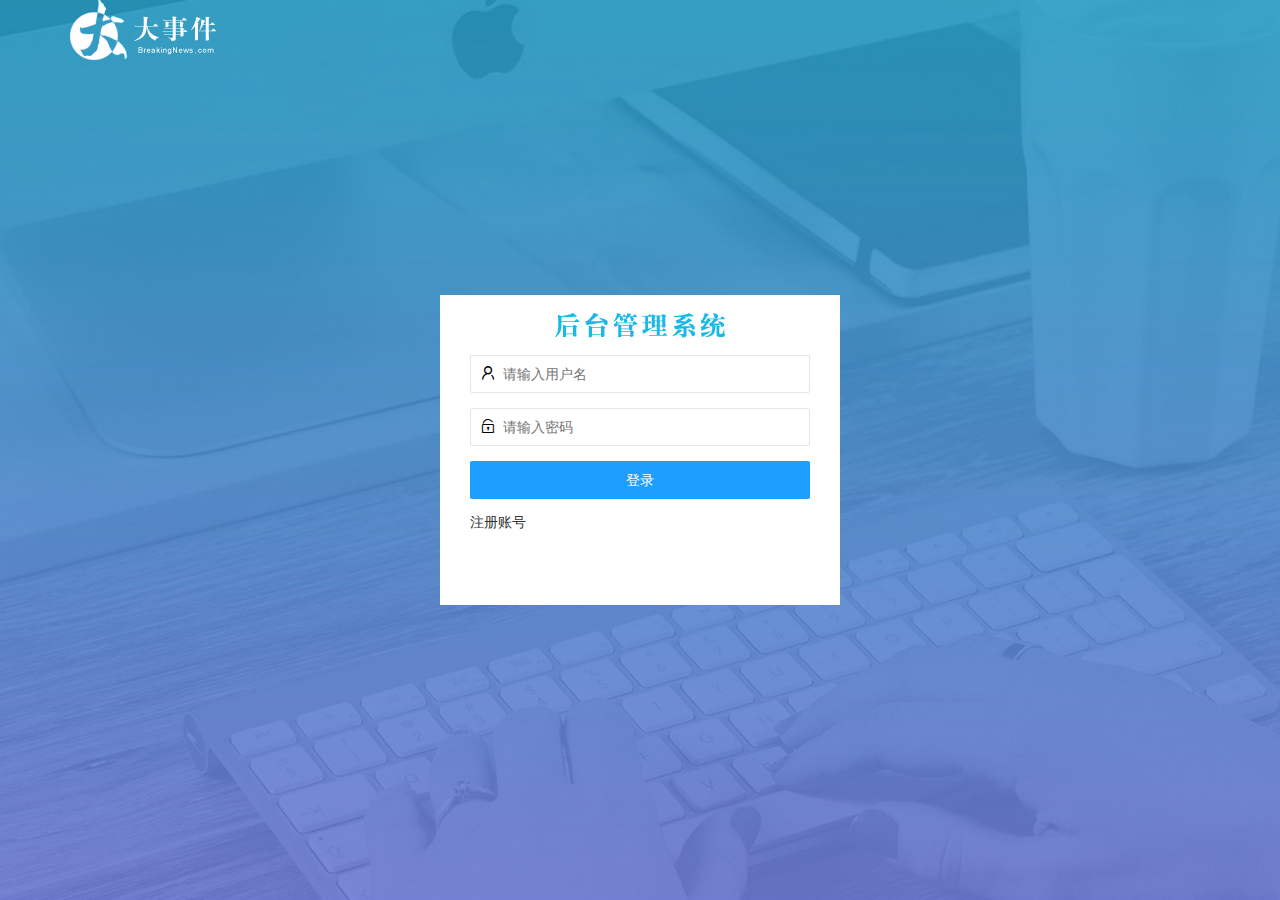
<file: login.html>
<!DOCTYPE html>
<html lang="en">

<head>
    <meta charset="UTF-8">
    <meta http-equiv="X-UA-Compatible" content="IE=edge">
    <meta name="viewport" content="width=device-width, initial-scale=1.0">
    <title>大事件 登录/注册</title>
    <link rel="stylesheet" href="/assets/css/login.css">
    <link rel="stylesheet" href="/assets/lib/layui/css/layui.css">
</head>

<body>
    <!-- 头部logo区域 -->
    <div class="logo layui-main">
        <img src="/assets/images/logo.png" alt="">
    </div>
    <!-- 登录注册区域 -->
    <div class="loginAndRegBox">
        <div class="header-box"></div>
        <div class="login-box">
            <!-- 登录的表单 -->
            <form class="layui-form" action="" id="form-log">
                <!-- 用户名 -->
                <div class="layui-form-item">
                    <i class="layui-icon layui-icon-username"></i>
                    <input type="text" name="username" placeholder="请输入用户名" autocomplete="off" class="layui-input"
                        lay-verify="required|uname">
                </div>
                <!-- 密码 -->
                <div class="layui-form-item">
                    <i class="layui-icon layui-icon-password"></i>
                    <input type="password" name="password" placeholder="请输入密码" autocomplete="off" class="layui-input"
                        lay-verify="required| pwd" />
                </div>
                <!-- 登录按钮 -->
                <div class="layui-form-item">
                    <button class="layui-btn layui-btn-fluid layui-btn layui-btn-normal" lay-submit
                        lay-filter="formDemo">登录</button>
                </div>
                <!-- 注册模块 -->
                <div class="login">
                    <a href="javascript:;" id="reg">注册账号</a>
                </div>
            </form>
        </div>
        <!-- 注册的div -->
        <div class="reg-box" style="display: none;">
            <form class="layui-form" action=""  id="form-sub">
                <!-- 用户名 -->
                <div class="layui-form-item">
                    <i class="layui-icon layui-icon-username"></i>
                    <input type="text" name="username" placeholder="请输入用户名" autocomplete="off" class="layui-input"
                        lay-verify="required|uname" id="user-name">
                </div>
                <!-- 密码 -->
                <div class="layui-form-item">
                    <i class="layui-icon layui-icon-password"></i>
                    <input type="password" name="password" placeholder="请输入密码" autocomplete="off" class="layui-input"
                        lay-verify="required|pwd" id="pwd" />
                </div>
                <!-- 确认密码 -->
                <div class="layui-form-item">
                    <i class="layui-icon layui-icon-password"></i>
                    <input type="password" name="repassword" placeholder="确认密码" autocomplete="off" class="layui-input"
                        lay-verify="required|pwd|repwd" />
                </div>
                <!-- 登录按钮 -->
                <div class="layui-form-item">
                    <button class="layui-btn layui-btn-fluid layui-btn layui-btn-normal" lay-submit
                        lay-filter="formDemo">注册</button>
                </div>
                <!-- 注册模块 -->
                <div class="reg">
                    <a href="javascript:;" id="btn-login" class="aabb">去登录</a>
                </div>
            </form>
        </div>
    </div>
    <script src="./assets/lib/layui/layui.all.js"></script>
    <script src="./assets/lib/jquery.js"></script>
    <script src="/assets/js/login.js"></script>
    <script src="./assets/js/baseapi.js"></script>
</body>

</html>
</file>
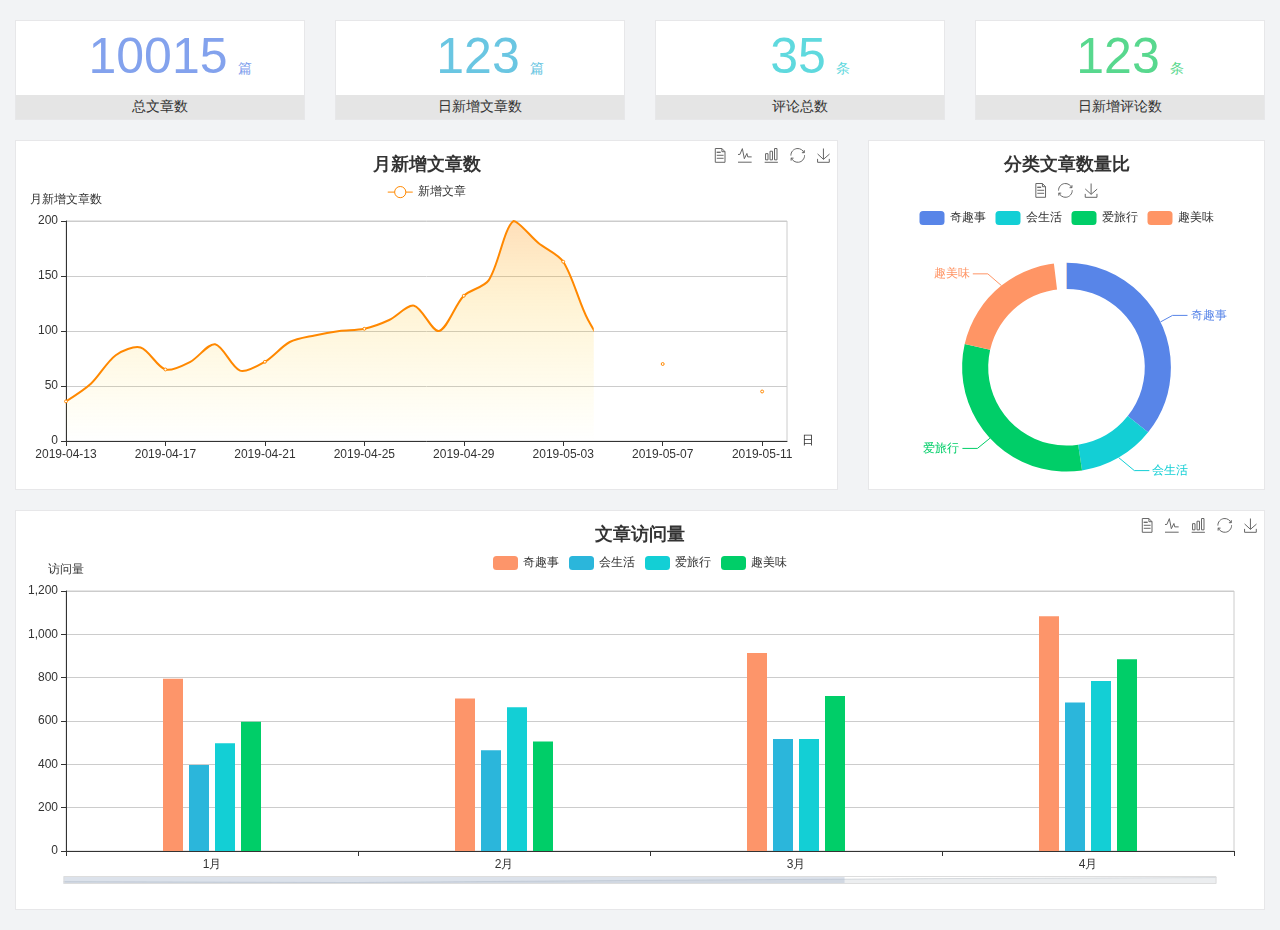
<file: home/dashboard.html>
<!DOCTYPE html>
<html lang="en">

<head>
  <meta charset="UTF-8">
  <meta name="viewport" content="width=device-width, initial-scale=1.0">
  <meta http-equiv="X-UA-Compatible" content="ie=edge">
  <title>图表统计</title>
  <link rel="stylesheet" href="../../assets/lib/bootstrap.css" />
  <link rel="stylesheet" href="../../assets/lib/main.css" />
  <script src="../../assets/lib/jquery.js"></script>
  <script type="text/javascript" src="../../assets/lib/echarts.min.js"></script>
</head>

<body>
  <div class="container-fluid">
    <div class="row spannel_list">
      <div class="col-sm-3 col-xs-6">
        <div class="spannel">
          <em>10015</em><span>篇</span>
          <b>总文章数</b>
        </div>
      </div>
      <div class="col-sm-3 col-xs-6">
        <div class="spannel scolor01">
          <em>123</em><span>篇</span>
          <b>日新增文章数</b>
        </div>
      </div>
      <div class="col-sm-3 col-xs-6">
        <div class="spannel scolor02">
          <em>35</em><span>条</span>
          <b>评论总数</b>
        </div>
      </div>
      <div class="col-sm-3 col-xs-6">
        <div class="spannel scolor03">
          <em>123</em><span>条</span>
          <b>日新增评论数</b>
        </div>
      </div>
    </div>
  </div>

  <div class="container-fluid">
    <div class="row curve-pie">
      <div class="col-lg-8 col-md-8">
        <div class="gragh_pannel" id="curve_show"></div>
      </div>
      <div class="col-lg-4 col-md-4">
        <div class="gragh_pannel" id="pie_show"></div>
      </div>
    </div>
  </div>

  <div class="container-fluid">
    <div class="column_pannel" id="column_show"></div>
  </div>

  <script>
    var oChart = echarts.init(document.getElementById('curve_show'));
    var aList_all = [
      { 'count': 36, 'date': '2019-04-13' },
      { 'count': 52, 'date': '2019-04-14' },
      { 'count': 78, 'date': '2019-04-15' },
      { 'count': 85, 'date': '2019-04-16' },
      { 'count': 65, 'date': '2019-04-17' },
      { 'count': 72, 'date': '2019-04-18' },
      { 'count': 88, 'date': '2019-04-19' },
      { 'count': 64, 'date': '2019-04-20' },
      { 'count': 72, 'date': '2019-04-21' },
      { 'count': 90, 'date': '2019-04-22' },
      { 'count': 96, 'date': '2019-04-23' },
      { 'count': 100, 'date': '2019-04-24' },
      { 'count': 102, 'date': '2019-04-25' },
      { 'count': 110, 'date': '2019-04-26' },
      { 'count': 123, 'date': '2019-04-27' },
      { 'count': 100, 'date': '2019-04-28' },
      { 'count': 132, 'date': '2019-04-29' },
      { 'count': 146, 'date': '2019-04-30' },
      { 'count': 200, 'date': '2019-05-01' },
      { 'count': 180, 'date': '2019-05-02' },
      { 'count': 163, 'date': '2019-05-03' },
      { 'count': 110, 'date': '2019-05-04' },
      { 'count': 80, 'date': '2019-05-05' },
      { 'count': 82, 'date': '2019-05-06' },
      { 'count': 70, 'date': '2019-05-07' },
      { 'count': 65, 'date': '2019-05-08' },
      { 'count': 54, 'date': '2019-05-09' },
      { 'count': 40, 'date': '2019-05-10' },
      { 'count': 45, 'date': '2019-05-11' },
      { 'count': 38, 'date': '2019-05-12' },
    ];

    let aCount = [];
    let aDate = [];

    for (var i = 0; i < aList_all.length; i++) {
      aCount.push(aList_all[i].count);
      aDate.push(aList_all[i].date);
    }

    var chartopt = {
      title: {
        text: '月新增文章数',
        left: 'center',
        top: '10'
      },
      tooltip: {
        trigger: 'axis'
      },
      legend: {
        data: ['新增文章'],
        top: '40'
      },
      toolbox: {
        show: true,
        feature: {
          mark: { show: true },
          dataView: { show: true, readOnly: false },
          magicType: { show: true, type: ['line', 'bar'] },
          restore: { show: true },
          saveAsImage: { show: true }
        }
      },
      calculable: true,
      xAxis: [
        {
          name: '日',
          type: 'category',
          boundaryGap: false,
          data: aDate
        }
      ],
      yAxis: [
        {
          name: '月新增文章数',
          type: 'value'
        }
      ],
      series: [
        {
          name: '新增文章',
          type: 'line',
          smooth: true,
          itemStyle: { normal: { areaStyle: { type: 'default' }, color: '#f80' }, lineStyle: { color: '#f80' } },
          data: aCount
        }],
      areaStyle: {
        normal: {
          color: new echarts.graphic.LinearGradient(0, 0, 0, 1, [{
            offset: 0,
            color: 'rgba(255,136,0,0.39)'
          }, {
            offset: .34,
            color: 'rgba(255,180,0,0.25)'
          }, {
            offset: 1,
            color: 'rgba(255,222,0,0.00)'
          }])

        }
      },
      grid: {
        show: true,
        x: 50,
        x2: 50,
        y: 80,
        height: 220
      }
    };

    oChart.setOption(chartopt);


    var oPie = echarts.init(document.getElementById('pie_show'));
    var oPieopt =
    {
      title: {
        top: 10,
        text: '分类文章数量比',
        x: 'center'
      },
      tooltip: {
        trigger: 'item',
        formatter: "{a} <br/>{b} : {c} ({d}%)"
      },
      color: ['#5885e8', '#13cfd5', '#00ce68', '#ff9565'],
      legend: {
        x: 'center',
        top: 65,
        data: ['奇趣事', '会生活', '爱旅行', '趣美味']
      },
      toolbox: {
        show: true,
        x: 'center',
        top: 35,
        feature: {
          mark: { show: true },
          dataView: { show: true, readOnly: false },
          magicType: {
            show: true,
            type: ['pie', 'funnel'],
            option: {
              funnel: {
                x: '25%',
                width: '50%',
                funnelAlign: 'left',
                max: 1548
              }
            }
          },
          restore: { show: true },
          saveAsImage: { show: true }
        }
      },
      calculable: true,
      series: [
        {
          name: '访问来源',
          type: 'pie',
          radius: ['45%', '60%'],
          center: ['50%', '65%'],
          data: [
            { value: 300, name: '奇趣事' },
            { value: 100, name: '会生活' },
            { value: 260, name: '爱旅行' },
            { value: 180, name: '趣美味' }
          ]
        }
      ]
    };
    oPie.setOption(oPieopt);



    var oColumn = this.echarts.init(document.getElementById('column_show'));
    var oColumnopt =
    {
      title: {
        text: '文章访问量',
        left: 'center',
        top: '10'
      },
      tooltip: {
        trigger: 'axis'
      },
      legend: {
        data: ['奇趣事', '会生活', '爱旅行', '趣美味'],
        top: '40'
      },
      toolbox: {
        show: true,
        feature: {
          mark: { show: true },
          dataView: { show: true, readOnly: false },
          magicType: { show: true, type: ['line', 'bar'] },
          restore: { show: true },
          saveAsImage: { show: true }
        }
      },
      calculable: true,
      xAxis: [
        {
          type: 'category',
          data: ['1月', '2月', '3月', '4月', '5月']
        }
      ],
      yAxis: [
        {
          name: '访问量',
          type: 'value'
        }
      ],
      series: [
        {
          name: '奇趣事',
          type: 'bar',
          barWidth: 20,
          itemStyle: {
            normal: { areaStyle: { type: 'default' }, color: '#fd956a' }
          },
          data: [800, 708, 920, 1090, 1200]
        },
        {
          name: '会生活',
          type: 'bar',
          barWidth: 20,
          itemStyle: {
            normal: { areaStyle: { type: 'default' }, color: '#2bb6db' }
          },
          data: [400, 468, 520, 690, 800]
        },
        {
          name: '爱旅行',
          type: 'bar',
          barWidth: 20,
          itemStyle: {
            normal: { areaStyle: { type: 'default' }, color: '#13cfd5' }
          },
          data: [500, 668, 520, 790, 900]
        },
        {
          name: '趣美味',
          type: 'bar',
          barWidth: 20,
          itemStyle: {
            normal: { areaStyle: { type: 'default' }, color: '#00ce68' }
          },
          data: [600, 508, 720, 890, 1000]
        }
      ],
      grid: {
        show: true,
        x: 50,
        x2: 30,
        y: 80,
        height: 260
      },
      dataZoom: [//给x轴设置滚动条
        {
          start: 0,//默认为0
          end: 100 - 1000 / 31,//默认为100
          type: 'slider',
          show: true,
          xAxisIndex: [0],
          handleSize: 0,//滑动条的 左右2个滑动条的大小
          height: 8,//组件高度
          left: 45, //左边的距离
          right: 50,//右边的距离
          bottom: 26,//右边的距离
          handleColor: '#ddd',//h滑动图标的颜色
          handleStyle: {
            borderColor: "#cacaca",
            borderWidth: "1",
            shadowBlur: 2,
            background: "#ddd",
            shadowColor: "#ddd",
          }
        }]
    };
    oColumn.setOption(oColumnopt);
  </script>
</body>

</html>
</file>
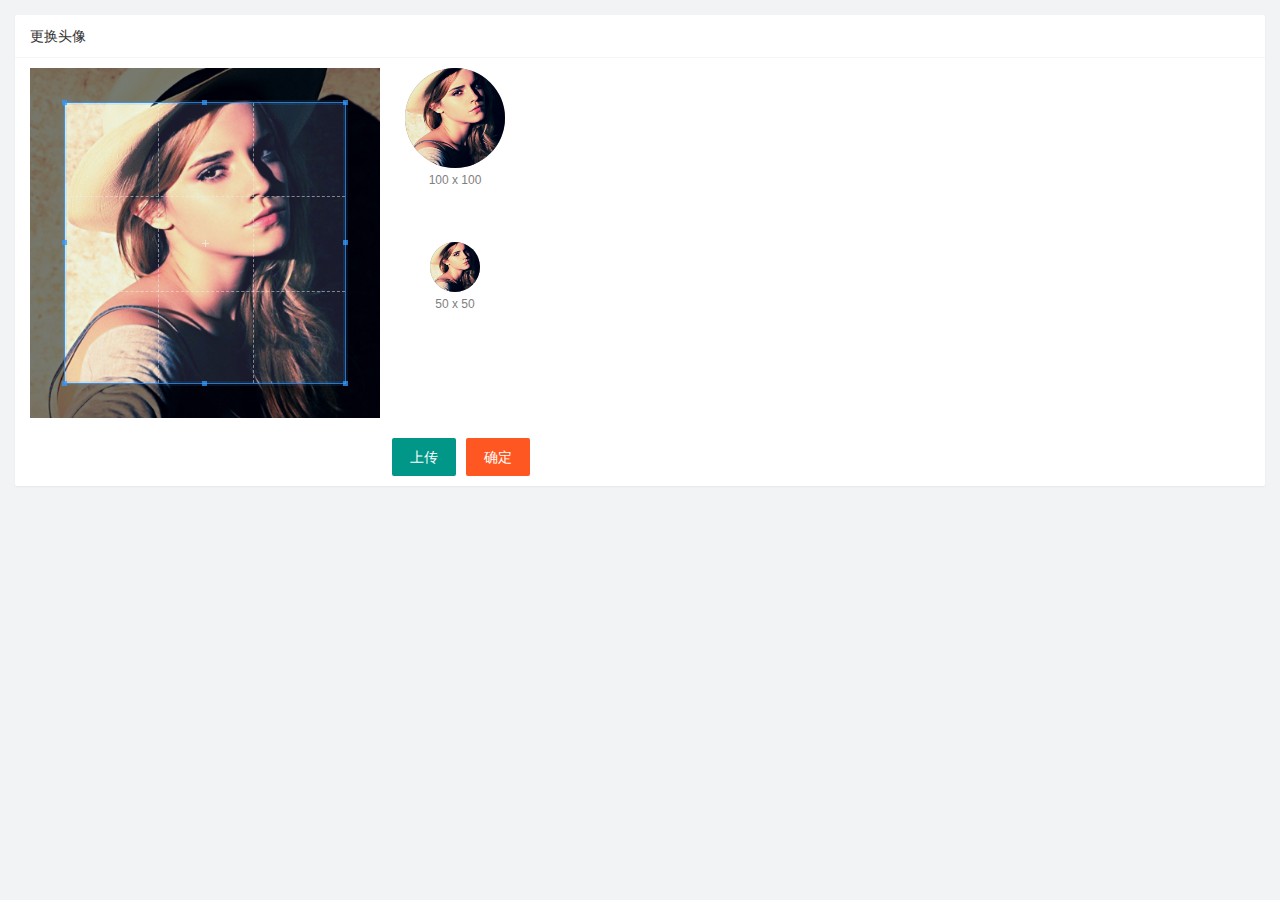
<file: user/user-avatar.html>
<!DOCTYPE html>
<html lang="en">
<head>
    <meta charset="UTF-8">
    <meta http-equiv="X-UA-Compatible" content="IE=edge">
    <meta name="viewport" content="width=device-width, initial-scale=1.0">
    <title>Document</title>
    <link rel="stylesheet" href="/assets/lib/layui/css/layui.css">
    <link rel="stylesheet" href="/assets/user/user-avatar.css">
    <link rel="stylesheet" href="/assets/lib/cropper/cropper.css" />
</head>
<body>
    <div class="layui-card">
        <div class="layui-card-header">更换头像</div>
        <div class="layui-card-body">
              <!-- 第一行的图片裁剪和预览区域 -->
  <div class="row1">
    <!-- 图片裁剪区域 -->
    <div class="cropper-box">
      <!-- 这个 img 标签很重要，将来会把它初始化为裁剪区域 -->
      <img id="image" src="/assets/images/sample.jpg" />
    </div>
    <!-- 图片的预览区域 -->
    <div class="preview-box">
      <div>
        <!-- 宽高为 100px 的预览区域 -->
        <div class="img-preview w100"></div>
        <p class="size">100 x 100</p>
      </div>
      <div>
        <!-- 宽高为 50px 的预览区域 -->
        <div class="img-preview w50"></div>
        <p class="size">50 x 50</p>
      </div>
    </div>
  </div>

  <!-- 第二行的按钮区域 -->
  <div class="row2">
    <input type="file" accept="image/jpeg,image/png" id="file">
    <button type="button" class="layui-btn sc">上传</button>
    <button type="button" class="layui-btn layui-btn-danger" id="shangchuan">确定</button>
  </div>
        </div>
      </div>
<script src="/assets/lib/jquery.js"></script>
<script src="/assets/lib/layui/layui.all.js"></script>
<script src="/assets/lib/cropper/Cropper.js"></script>
<script src="/assets/lib/cropper/jquery-cropper.js"></script>
<script src="/assets/js/baseapi.js"></script>
<script src="/assets/js/user-avatar.js"></script>
</body>
</html>
</file>
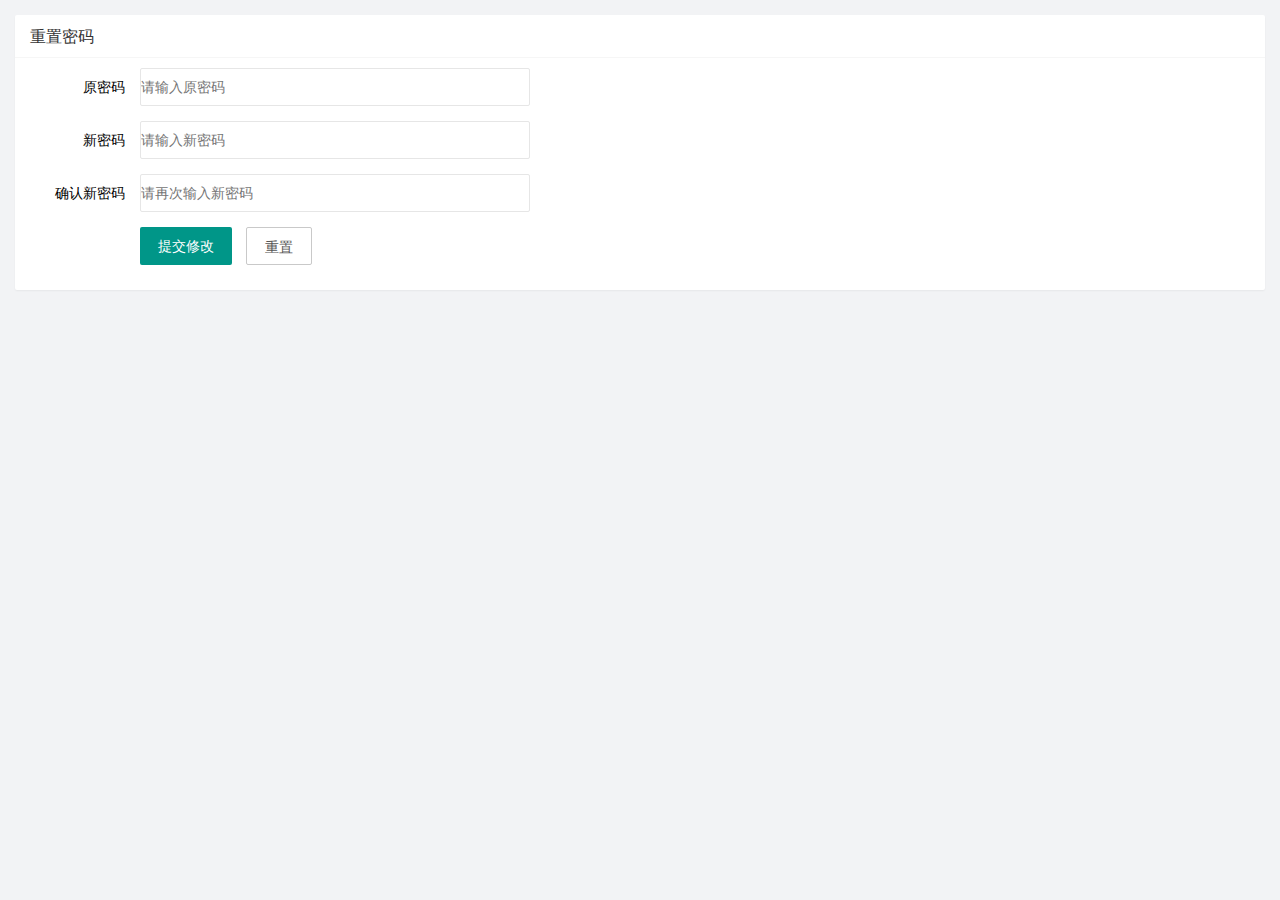
<file: user/user-Pwd.html>
<!DOCTYPE html>
<html lang="en">
<head>
    <meta charset="UTF-8">
    <meta http-equiv="X-UA-Compatible" content="IE=edge">
    <meta name="viewport" content="width=device-width, initial-scale=1.0">
    <title>Document</title>
    <link rel="stylesheet" href="../assets/lib/layui/css/layui.css">
    <link rel="stylesheet" href="../assets/user/user-Pwd.css">
</head>
<body>
    <div class="layui-card">
        <div class="layui-card-header"><h3>重置密码</h3></div>
        <div class="layui-card-body">
            <form class="layui-form" lay-filter="formUserPWD">
                <div class="layui-form-item">
                  <label class="layui-form-label">原密码</label>
                  <div class="layui-input-block">
                    <input type="password" name="oldPwd" required  lay-verify="required|pwd" placeholder="请输入原密码" autocomplete="off" class="layui-input" >
                  </div>
                </div>
                <div class="layui-form-item">
                    <label class="layui-form-label">新密码</label>
                    <div class="layui-input-block">
                      <input type="password" name="newPwd" required  lay-verify="required|pwd|samepwd" placeholder="请输入新密码" autocomplete="off" class="layui-input">
                    </div>
                  </div>
                  <div class="layui-form-item">
                    <label class="layui-form-label">确认新密码</label>
                    <div class="layui-input-block">
                      <input type="password" name="rePwd" required  lay-verify="required|repwd" placeholder="请再次输入新密码" autocomplete="off" class="layui-input">
                    </div>
                  </div>
                  <div class="layui-form-item">
                    <div class="layui-input-block">
                      <button class="layui-btn" lay-submit lay-filter="formDemo">提交修改</button>
                      <button type="reset" class="layui-btn layui-btn-primary" id="clear">重置</button>
                    </div>
                  </div>
            </form>
        </div>
      </div>
    </form>
    <script src="../assets/lib/layui/layui.all.js"></script>
    <script src="../assets/lib/jquery.js"></script>
    <script src="/assets/js/baseapi.js"></script>
    <script src="../assets/js/user-Pwd.js"></script>
</body>
</html>
</file>
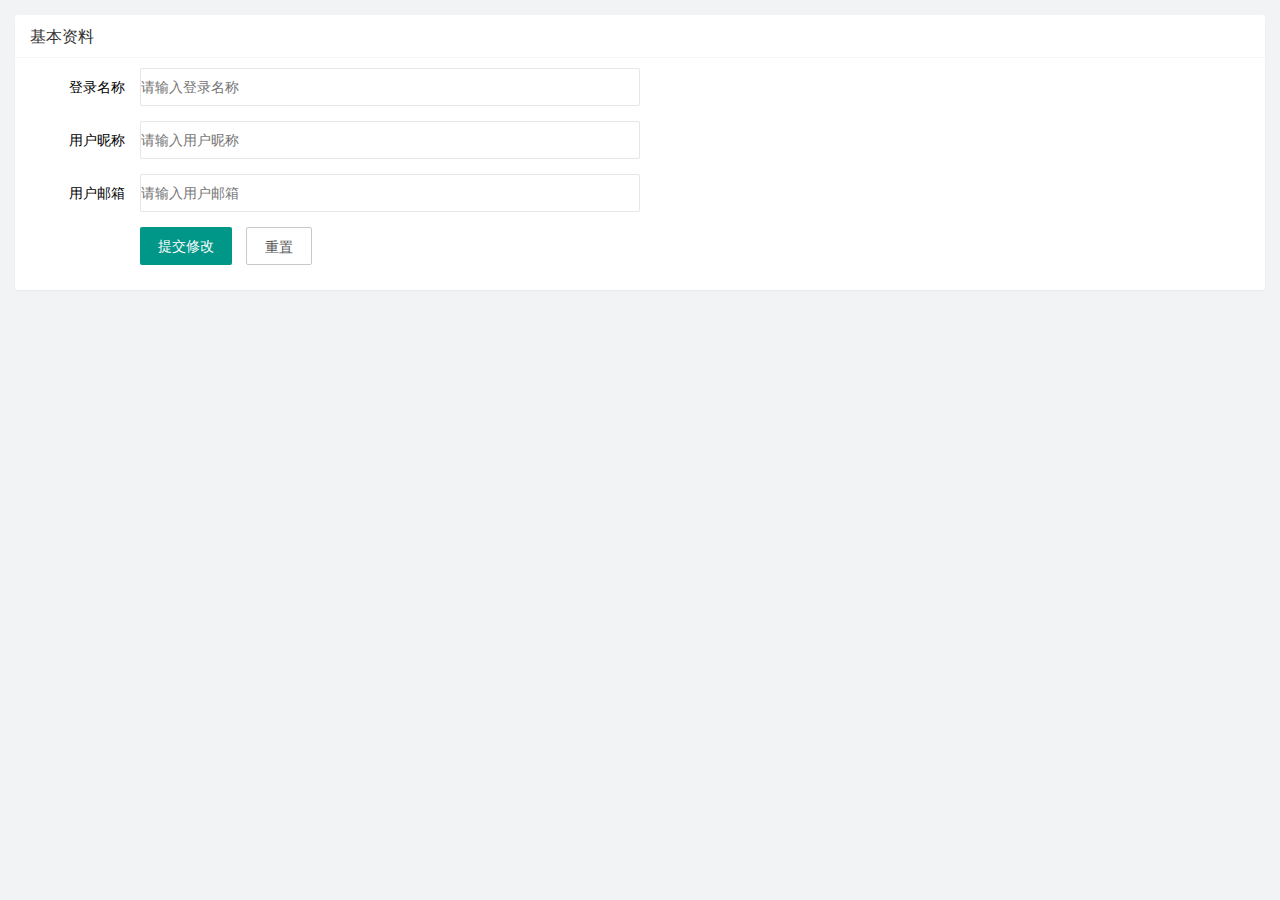
<file: user/user.html>
<!DOCTYPE html>
<html lang="en">
<head>
    <meta charset="UTF-8">
    <meta http-equiv="X-UA-Compatible" content="IE=edge">
    <meta name="viewport" content="width=device-width, initial-scale=1.0">
    <title>Document</title>
    <link rel="stylesheet" href="../assets/lib/layui/css/layui.css">
    <link rel="stylesheet" href="../assets/user/user.css">
</head>
<body>
    <div class="layui-card">
        <div class="layui-card-header"><h3>基本资料</h3></div>
        <div class="layui-card-body">
            <form class="layui-form" lay-filter="formUserInfo">
                <input type="hidden" name="id" value=""/>
                <div class="layui-form-item">
                  <label class="layui-form-label">登录名称</label>
                  <div class="layui-input-block">
                    <input type="text" name="username" required  lay-verify="required" placeholder="请输入登录名称" autocomplete="off" class="layui-input" readonly>
                  </div>
                </div>
                <div class="layui-form-item">
                    <label class="layui-form-label">用户昵称</label>
                    <div class="layui-input-block">
                      <input type="text" name="nickname" required  lay-verify="required| nickname" placeholder="请输入用户昵称" autocomplete="off" class="layui-input">
                    </div>
                  </div>
                  <div class="layui-form-item">
                    <label class="layui-form-label">用户邮箱</label>
                    <div class="layui-input-block">
                      <input type="text" name="email" required  lay-verify="required|email" placeholder="请输入用户邮箱" autocomplete="off" class="layui-input">
                    </div>
                  </div>
                  <div class="layui-form-item">
                    <div class="layui-input-block">
                      <button class="layui-btn" lay-submit lay-filter="formDemo">提交修改</button>
                      <button type="reset" class="layui-btn layui-btn-primary" id="reset">重置</button>
                    </div>
                  </div>
            </form>
        </div>
      </div>
      <script src="../assets/lib/layui/layui.all.js"></script>
      <script src="../assets/lib/jquery.js"></script>
      <script src="../assets/js/baseapi.js"></script>
      <script src="../assets/js/user.js"></script>
</body>
</html>
</file>
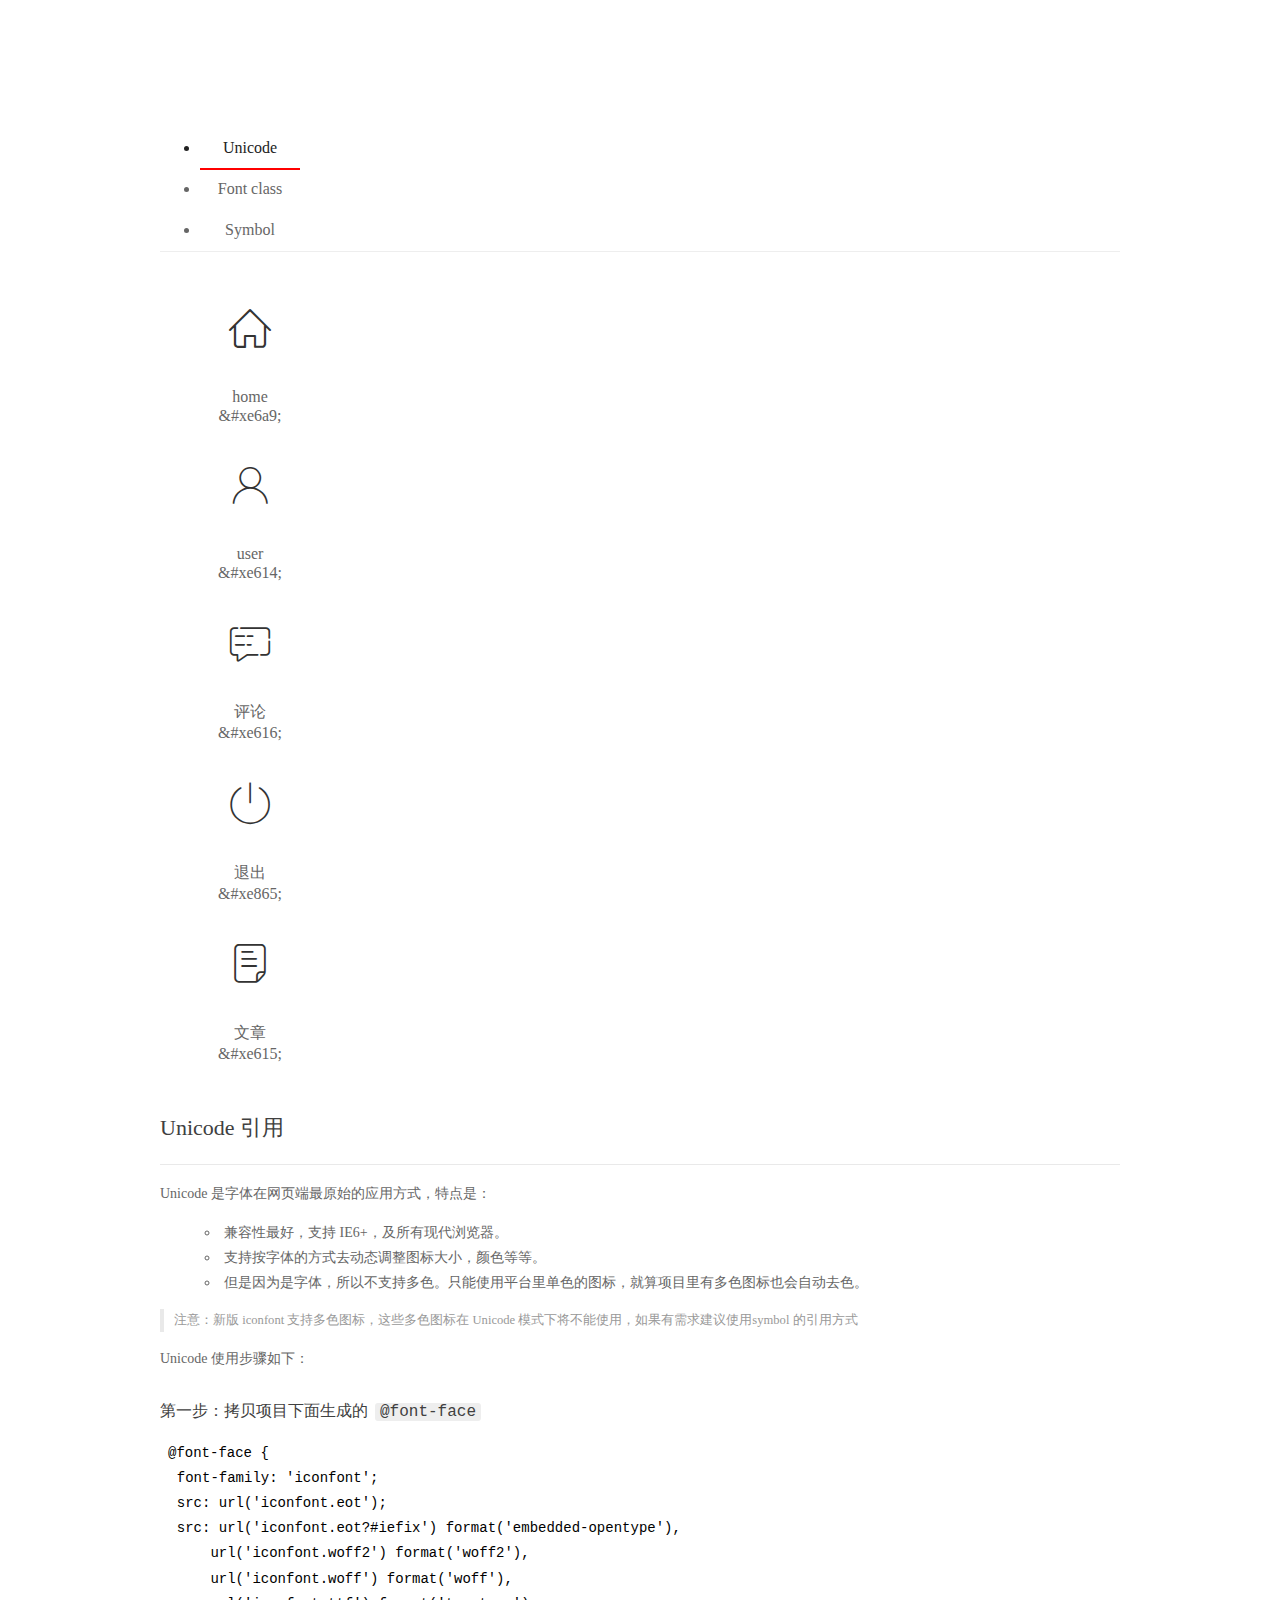
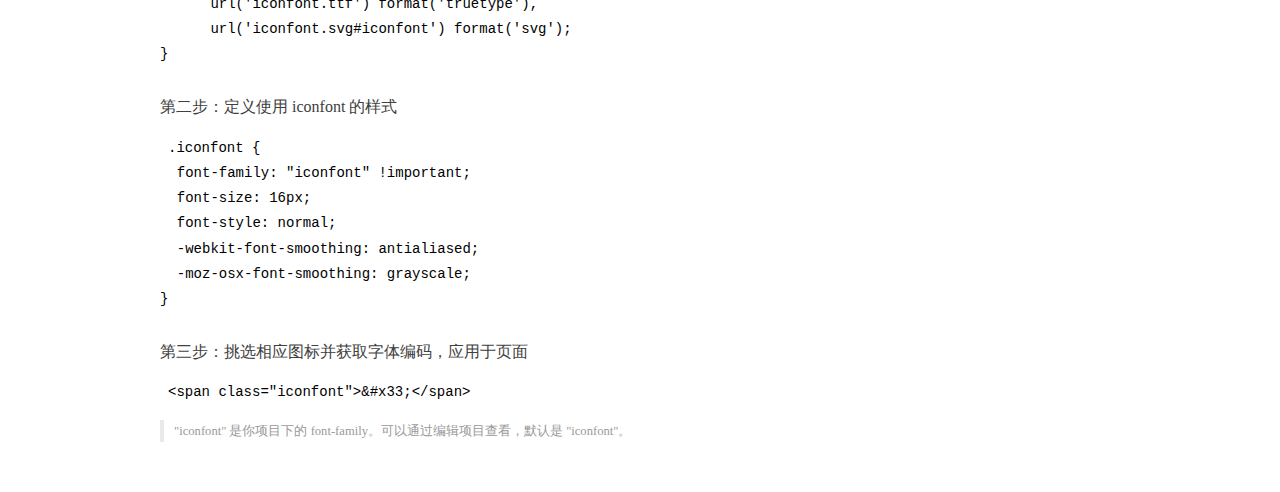
<file: assets/fonts/demo_index.html>
<!DOCTYPE html>
<html>
<head>
  <meta charset="utf-8"/>
  <title>IconFont Demo</title>
  <link rel="shortcut icon" href="https://gtms04.alicdn.com/tps/i4/TB1_oz6GVXXXXaFXpXXJDFnIXXX-64-64.ico" type="image/x-icon"/>
  <link rel="stylesheet" href="https://g.alicdn.com/thx/cube/1.3.2/cube.min.css">
  <link rel="stylesheet" href="demo.css">
  <link rel="stylesheet" href="iconfont.css">
  <script src="iconfont.js"></script>
  <!-- jQuery -->
  <script src="https://a1.alicdn.com/oss/uploads/2018/12/26/7bfddb60-08e8-11e9-9b04-53e73bb6408b.js"></script>
  <!-- 代码高亮 -->
  <script src="https://a1.alicdn.com/oss/uploads/2018/12/26/a3f714d0-08e6-11e9-8a15-ebf944d7534c.js"></script>
</head>
<body>
  <div class="main">
    <h1 class="logo"><a href="https://www.iconfont.cn/" title="iconfont 首页" target="_blank">&#xe86b;</a></h1>
    <div class="nav-tabs">
      <ul id="tabs" class="dib-box">
        <li class="dib active"><span>Unicode</span></li>
        <li class="dib"><span>Font class</span></li>
        <li class="dib"><span>Symbol</span></li>
      </ul>
      
    </div>
    <div class="tab-container">
      <div class="content unicode" style="display: block;">
          <ul class="icon_lists dib-box">
          
            <li class="dib">
              <span class="icon iconfont">&#xe6a9;</span>
                <div class="name">home</div>
                <div class="code-name">&amp;#xe6a9;</div>
              </li>
          
            <li class="dib">
              <span class="icon iconfont">&#xe614;</span>
                <div class="name">user</div>
                <div class="code-name">&amp;#xe614;</div>
              </li>
          
            <li class="dib">
              <span class="icon iconfont">&#xe616;</span>
                <div class="name">评论</div>
                <div class="code-name">&amp;#xe616;</div>
              </li>
          
            <li class="dib">
              <span class="icon iconfont">&#xe865;</span>
                <div class="name">退出</div>
                <div class="code-name">&amp;#xe865;</div>
              </li>
          
            <li class="dib">
              <span class="icon iconfont">&#xe615;</span>
                <div class="name">文章</div>
                <div class="code-name">&amp;#xe615;</div>
              </li>
          
          </ul>
          <div class="article markdown">
          <h2 id="unicode-">Unicode 引用</h2>
          <hr>

          <p>Unicode 是字体在网页端最原始的应用方式，特点是：</p>
          <ul>
            <li>兼容性最好，支持 IE6+，及所有现代浏览器。</li>
            <li>支持按字体的方式去动态调整图标大小，颜色等等。</li>
            <li>但是因为是字体，所以不支持多色。只能使用平台里单色的图标，就算项目里有多色图标也会自动去色。</li>
          </ul>
          <blockquote>
            <p>注意：新版 iconfont 支持多色图标，这些多色图标在 Unicode 模式下将不能使用，如果有需求建议使用symbol 的引用方式</p>
          </blockquote>
          <p>Unicode 使用步骤如下：</p>
          <h3 id="-font-face">第一步：拷贝项目下面生成的 <code>@font-face</code></h3>
<pre><code class="language-css"
>@font-face {
  font-family: 'iconfont';
  src: url('iconfont.eot');
  src: url('iconfont.eot?#iefix') format('embedded-opentype'),
      url('iconfont.woff2') format('woff2'),
      url('iconfont.woff') format('woff'),
      url('iconfont.ttf') format('truetype'),
      url('iconfont.svg#iconfont') format('svg');
}
</code></pre>
          <h3 id="-iconfont-">第二步：定义使用 iconfont 的样式</h3>
<pre><code class="language-css"
>.iconfont {
  font-family: "iconfont" !important;
  font-size: 16px;
  font-style: normal;
  -webkit-font-smoothing: antialiased;
  -moz-osx-font-smoothing: grayscale;
}
</code></pre>
          <h3 id="-">第三步：挑选相应图标并获取字体编码，应用于页面</h3>
<pre>
<code class="language-html"
>&lt;span class="iconfont"&gt;&amp;#x33;&lt;/span&gt;
</code></pre>
          <blockquote>
            <p>"iconfont" 是你项目下的 font-family。可以通过编辑项目查看，默认是 "iconfont"。</p>
          </blockquote>
          </div>
      </div>
      <div class="content font-class">
        <ul class="icon_lists dib-box">
          
          <li class="dib">
            <span class="icon iconfont icon-home"></span>
            <div class="name">
              home
            </div>
            <div class="code-name">.icon-home
            </div>
          </li>
          
          <li class="dib">
            <span class="icon iconfont icon-user"></span>
            <div class="name">
              user
            </div>
            <div class="code-name">.icon-user
            </div>
          </li>
          
          <li class="dib">
            <span class="icon iconfont icon-pinglun"></span>
            <div class="name">
              评论
            </div>
            <div class="code-name">.icon-pinglun
            </div>
          </li>
          
          <li class="dib">
            <span class="icon iconfont icon-tuichu"></span>
            <div class="name">
              退出
            </div>
            <div class="code-name">.icon-tuichu
            </div>
          </li>
          
          <li class="dib">
            <span class="icon iconfont icon-16"></span>
            <div class="name">
              文章
            </div>
            <div class="code-name">.icon-16
            </div>
          </li>
          
        </ul>
        <div class="article markdown">
        <h2 id="font-class-">font-class 引用</h2>
        <hr>

        <p>font-class 是 Unicode 使用方式的一种变种，主要是解决 Unicode 书写不直观，语意不明确的问题。</p>
        <p>与 Unicode 使用方式相比，具有如下特点：</p>
        <ul>
          <li>兼容性良好，支持 IE8+，及所有现代浏览器。</li>
          <li>相比于 Unicode 语意明确，书写更直观。可以很容易分辨这个 icon 是什么。</li>
          <li>因为使用 class 来定义图标，所以当要替换图标时，只需要修改 class 里面的 Unicode 引用。</li>
          <li>不过因为本质上还是使用的字体，所以多色图标还是不支持的。</li>
        </ul>
        <p>使用步骤如下：</p>
        <h3 id="-fontclass-">第一步：引入项目下面生成的 fontclass 代码：</h3>
<pre><code class="language-html">&lt;link rel="stylesheet" href="./iconfont.css"&gt;
</code></pre>
        <h3 id="-">第二步：挑选相应图标并获取类名，应用于页面：</h3>
<pre><code class="language-html">&lt;span class="iconfont icon-xxx"&gt;&lt;/span&gt;
</code></pre>
        <blockquote>
          <p>"
            iconfont" 是你项目下的 font-family。可以通过编辑项目查看，默认是 "iconfont"。</p>
        </blockquote>
      </div>
      </div>
      <div class="content symbol">
          <ul class="icon_lists dib-box">
          
            <li class="dib">
                <svg class="icon svg-icon" aria-hidden="true">
                  <use xlink:href="#icon-home"></use>
                </svg>
                <div class="name">home</div>
                <div class="code-name">#icon-home</div>
            </li>
          
            <li class="dib">
                <svg class="icon svg-icon" aria-hidden="true">
                  <use xlink:href="#icon-user"></use>
                </svg>
                <div class="name">user</div>
                <div class="code-name">#icon-user</div>
            </li>
          
            <li class="dib">
                <svg class="icon svg-icon" aria-hidden="true">
                  <use xlink:href="#icon-pinglun"></use>
                </svg>
                <div class="name">评论</div>
                <div class="code-name">#icon-pinglun</div>
            </li>
          
            <li class="dib">
                <svg class="icon svg-icon" aria-hidden="true">
                  <use xlink:href="#icon-tuichu"></use>
                </svg>
                <div class="name">退出</div>
                <div class="code-name">#icon-tuichu</div>
            </li>
          
            <li class="dib">
                <svg class="icon svg-icon" aria-hidden="true">
                  <use xlink:href="#icon-16"></use>
                </svg>
                <div class="name">文章</div>
                <div class="code-name">#icon-16</div>
            </li>
          
          </ul>
          <div class="article markdown">
          <h2 id="symbol-">Symbol 引用</h2>
          <hr>

          <p>这是一种全新的使用方式，应该说这才是未来的主流，也是平台目前推荐的用法。相关介绍可以参考这篇<a href="">文章</a>
            这种用法其实是做了一个 SVG 的集合，与另外两种相比具有如下特点：</p>
          <ul>
            <li>支持多色图标了，不再受单色限制。</li>
            <li>通过一些技巧，支持像字体那样，通过 <code>font-size</code>, <code>color</code> 来调整样式。</li>
            <li>兼容性较差，支持 IE9+，及现代浏览器。</li>
            <li>浏览器渲染 SVG 的性能一般，还不如 png。</li>
          </ul>
          <p>使用步骤如下：</p>
          <h3 id="-symbol-">第一步：引入项目下面生成的 symbol 代码：</h3>
<pre><code class="language-html">&lt;script src="./iconfont.js"&gt;&lt;/script&gt;
</code></pre>
          <h3 id="-css-">第二步：加入通用 CSS 代码（引入一次就行）：</h3>
<pre><code class="language-html">&lt;style&gt;
.icon {
  width: 1em;
  height: 1em;
  vertical-align: -0.15em;
  fill: currentColor;
  overflow: hidden;
}
&lt;/style&gt;
</code></pre>
          <h3 id="-">第三步：挑选相应图标并获取类名，应用于页面：</h3>
<pre><code class="language-html">&lt;svg class="icon" aria-hidden="true"&gt;
  &lt;use xlink:href="#icon-xxx"&gt;&lt;/use&gt;
&lt;/svg&gt;
</code></pre>
          </div>
      </div>

    </div>
  </div>
  <script>
  $(document).ready(function () {
      $('.tab-container .content:first').show()

      $('#tabs li').click(function (e) {
        var tabContent = $('.tab-container .content')
        var index = $(this).index()

        if ($(this).hasClass('active')) {
          return
        } else {
          $('#tabs li').removeClass('active')
          $(this).addClass('active')

          tabContent.hide().eq(index).fadeIn()
        }
      })
    })
  </script>
</body>
</html>
</file>
<file: assets/css/login.css>
html,
body {
    margin: 0;
    padding: 0;
    width: 100%;
    height: 100%;
    background: url(/assets/images/login_bg.jpg) no-repeat center;
    background-size: cover;
}


.loginAndRegBox {
    position: absolute;
    left: 50%;
    top: 50%;
    transform: translate(-50%, -50%);
    width: 400px;
    height: 310px;
    background-color: #fff;
}

.header-box {
    height: 60px;
    background: url(/assets/images/login_title.png) no-repeat center;
}

.layui-form {
    padding: 0 30px;
}

.layui-form-item {
    position: relative;
}

.layui-icon {
    position: absolute;
    top: 10px;
    left: 10px;
}

.layui-input {
    padding-left: 32px;
}
</file>
<file: assets/lib/layui/css/layui.css>
/** layui-v2.5.5 MIT License By https://www.layui.com */
.layui-inline,
img {
    display: inline-block;
    vertical-align: middle
}

h1,
h2,
h3,
h4,
h5,
h6 {
    font-weight: 400
}

.layui-edge,
.layui-header,
.layui-inline,
.layui-main {
    position: relative
}

.layui-body,
.layui-edge,
.layui-elip {
    overflow: hidden
}

.layui-btn,
.layui-edge,
.layui-inline,
img {
    vertical-align: middle
}

.layui-btn,
.layui-disabled,
.layui-icon,
.layui-unselect {
    -moz-user-select: none;
    -webkit-user-select: none;
    -ms-user-select: none
}

.layui-elip,
.layui-form-checkbox span,
.layui-form-pane .layui-form-label {
    text-overflow: ellipsis;
    white-space: nowrap
}

.layui-breadcrumb,
.layui-tree-btnGroup {
    visibility: hidden
}

blockquote,
body,
button,
dd,
div,
dl,
dt,
form,
h1,
h2,
h3,
h4,
h5,
h6,
input,
li,
ol,
p,
pre,
td,
textarea,
th,
ul {
    margin: 0;
    padding: 0;
    -webkit-tap-highlight-color: rgba(0, 0, 0, 0)
}

a:active,
a:hover {
    outline: 0
}

img {
    border: none
}

li {
    list-style: none
}

table {
    border-collapse: collapse;
    border-spacing: 0
}

h4,
h5,
h6 {
    font-size: 100%
}

button,
input,
optgroup,
option,
select,
textarea {
    font-family: inherit;
    font-size: inherit;
    font-style: inherit;
    font-weight: inherit;
    outline: 0
}

pre {
    white-space: pre-wrap;
    white-space: -moz-pre-wrap;
    white-space: -pre-wrap;
    white-space: -o-pre-wrap;
    word-wrap: break-word
}

body {
    line-height: 24px;
    font: 14px Helvetica Neue, Helvetica, PingFang SC, Tahoma, Arial, sans-serif
}

hr {
    height: 1px;
    margin: 10px 0;
    border: 0;
    clear: both
}

a {
    color: #333;
    text-decoration: none
}

a:hover {
    color: #777
}

a cite {
    font-style: normal;
    *cursor: pointer
}

.layui-border-box,
.layui-border-box * {
    box-sizing: border-box
}

.layui-box,
.layui-box * {
    box-sizing: content-box
}

.layui-clear {
    clear: both;
    *zoom: 1
}

.layui-clear:after {
    content: '\20';
    clear: both;
    *zoom: 1;
    display: block;
    height: 0
}

.layui-inline {
    *display: inline;
    *zoom: 1
}

.layui-edge {
    display: inline-block;
    width: 0;
    height: 0;
    border-width: 6px;
    border-style: dashed;
    border-color: transparent
}

.layui-edge-top {
    top: -4px;
    border-bottom-color: #999;
    border-bottom-style: solid
}

.layui-edge-right {
    border-left-color: #999;
    border-left-style: solid
}

.layui-edge-bottom {
    top: 2px;
    border-top-color: #999;
    border-top-style: solid
}

.layui-edge-left {
    border-right-color: #999;
    border-right-style: solid
}

.layui-disabled,
.layui-disabled:hover {
    color: #d2d2d2 !important;
    cursor: not-allowed !important
}

.layui-circle {
    border-radius: 100%
}

.layui-show {
    display: block !important
}

.layui-hide {
    display: none !important
}

@font-face {
    font-family: layui-icon;
    src: url(../font/iconfont.eot?v=250);
    src: url(../font/iconfont.eot?v=250#iefix) format('embedded-opentype'), url(../font/iconfont.woff2?v=250) format('woff2'), url(../font/iconfont.woff?v=250) format('woff'), url(../font/iconfont.ttf?v=250) format('truetype'), url(../font/iconfont.svg?v=250#layui-icon) format('svg')
}

.layui-icon {
    font-family: layui-icon !important;
    font-size: 16px;
    font-style: normal;
    -webkit-font-smoothing: antialiased;
    -moz-osx-font-smoothing: grayscale
}

.layui-icon-reply-fill:before {
    content: "\e611"
}

.layui-icon-set-fill:before {
    content: "\e614"
}

.layui-icon-menu-fill:before {
    content: "\e60f"
}

.layui-icon-search:before {
    content: "\e615"
}

.layui-icon-share:before {
    content: "\e641"
}

.layui-icon-set-sm:before {
    content: "\e620"
}

.layui-icon-engine:before {
    content: "\e628"
}

.layui-icon-close:before {
    content: "\1006"
}

.layui-icon-close-fill:before {
    content: "\1007"
}

.layui-icon-chart-screen:before {
    content: "\e629"
}

.layui-icon-star:before {
    content: "\e600"
}

.layui-icon-circle-dot:before {
    content: "\e617"
}

.layui-icon-chat:before {
    content: "\e606"
}

.layui-icon-release:before {
    content: "\e609"
}

.layui-icon-list:before {
    content: "\e60a"
}

.layui-icon-chart:before {
    content: "\e62c"
}

.layui-icon-ok-circle:before {
    content: "\1005"
}

.layui-icon-layim-theme:before {
    content: "\e61b"
}

.layui-icon-table:before {
    content: "\e62d"
}

.layui-icon-right:before {
    content: "\e602"
}

.layui-icon-left:before {
    content: "\e603"
}

.layui-icon-cart-simple:before {
    content: "\e698"
}

.layui-icon-face-cry:before {
    content: "\e69c"
}

.layui-icon-face-smile:before {
    content: "\e6af"
}

.layui-icon-survey:before {
    content: "\e6b2"
}

.layui-icon-tree:before {
    content: "\e62e"
}

.layui-icon-upload-circle:before {
    content: "\e62f"
}

.layui-icon-add-circle:before {
    content: "\e61f"
}

.layui-icon-download-circle:before {
    content: "\e601"
}

.layui-icon-templeate-1:before {
    content: "\e630"
}

.layui-icon-util:before {
    content: "\e631"
}

.layui-icon-face-surprised:before {
    content: "\e664"
}

.layui-icon-edit:before {
    content: "\e642"
}

.layui-icon-speaker:before {
    content: "\e645"
}

.layui-icon-down:before {
    content: "\e61a"
}

.layui-icon-file:before {
    content: "\e621"
}

.layui-icon-layouts:before {
    content: "\e632"
}

.layui-icon-rate-half:before {
    content: "\e6c9"
}

.layui-icon-add-circle-fine:before {
    content: "\e608"
}

.layui-icon-prev-circle:before {
    content: "\e633"
}

.layui-icon-read:before {
    content: "\e705"
}

.layui-icon-404:before {
    content: "\e61c"
}

.layui-icon-carousel:before {
    content: "\e634"
}

.layui-icon-help:before {
    content: "\e607"
}

.layui-icon-code-circle:before {
    content: "\e635"
}

.layui-icon-water:before {
    content: "\e636"
}

.layui-icon-username:before {
    content: "\e66f"
}

.layui-icon-find-fill:before {
    content: "\e670"
}

.layui-icon-about:before {
    content: "\e60b"
}

.layui-icon-location:before {
    content: "\e715"
}

.layui-icon-up:before {
    content: "\e619"
}

.layui-icon-pause:before {
    content: "\e651"
}

.layui-icon-date:before {
    content: "\e637"
}

.layui-icon-layim-uploadfile:before {
    content: "\e61d"
}

.layui-icon-delete:before {
    content: "\e640"
}

.layui-icon-play:before {
    content: "\e652"
}

.layui-icon-top:before {
    content: "\e604"
}

.layui-icon-friends:before {
    content: "\e612"
}

.layui-icon-refresh-3:before {
    content: "\e9aa"
}

.layui-icon-ok:before {
    content: "\e605"
}

.layui-icon-layer:before {
    content: "\e638"
}

.layui-icon-face-smile-fine:before {
    content: "\e60c"
}

.layui-icon-dollar:before {
    content: "\e659"
}

.layui-icon-group:before {
    content: "\e613"
}

.layui-icon-layim-download:before {
    content: "\e61e"
}

.layui-icon-picture-fine:before {
    content: "\e60d"
}

.layui-icon-link:before {
    content: "\e64c"
}

.layui-icon-diamond:before {
    content: "\e735"
}

.layui-icon-log:before {
    content: "\e60e"
}

.layui-icon-rate-solid:before {
    content: "\e67a"
}

.layui-icon-fonts-del:before {
    content: "\e64f"
}

.layui-icon-unlink:before {
    content: "\e64d"
}

.layui-icon-fonts-clear:before {
    content: "\e639"
}

.layui-icon-triangle-r:before {
    content: "\e623"
}

.layui-icon-circle:before {
    content: "\e63f"
}

.layui-icon-radio:before {
    content: "\e643"
}

.layui-icon-align-center:before {
    content: "\e647"
}

.layui-icon-align-right:before {
    content: "\e648"
}

.layui-icon-align-left:before {
    content: "\e649"
}

.layui-icon-loading-1:before {
    content: "\e63e"
}

.layui-icon-return:before {
    content: "\e65c"
}

.layui-icon-fonts-strong:before {
    content: "\e62b"
}

.layui-icon-upload:before {
    content: "\e67c"
}

.layui-icon-dialogue:before {
    content: "\e63a"
}

.layui-icon-video:before {
    content: "\e6ed"
}

.layui-icon-headset:before {
    content: "\e6fc"
}

.layui-icon-cellphone-fine:before {
    content: "\e63b"
}

.layui-icon-add-1:before {
    content: "\e654"
}

.layui-icon-face-smile-b:before {
    content: "\e650"
}

.layui-icon-fonts-html:before {
    content: "\e64b"
}

.layui-icon-form:before {
    content: "\e63c"
}

.layui-icon-cart:before {
    content: "\e657"
}

.layui-icon-camera-fill:before {
    content: "\e65d"
}

.layui-icon-tabs:before {
    content: "\e62a"
}

.layui-icon-fonts-code:before {
    content: "\e64e"
}

.layui-icon-fire:before {
    content: "\e756"
}

.layui-icon-set:before {
    content: "\e716"
}

.layui-icon-fonts-u:before {
    content: "\e646"
}

.layui-icon-triangle-d:before {
    content: "\e625"
}

.layui-icon-tips:before {
    content: "\e702"
}

.layui-icon-picture:before {
    content: "\e64a"
}

.layui-icon-more-vertical:before {
    content: "\e671"
}

.layui-icon-flag:before {
    content: "\e66c"
}

.layui-icon-loading:before {
    content: "\e63d"
}

.layui-icon-fonts-i:before {
    content: "\e644"
}

.layui-icon-refresh-1:before {
    content: "\e666"
}

.layui-icon-rmb:before {
    content: "\e65e"
}

.layui-icon-home:before {
    content: "\e68e"
}

.layui-icon-user:before {
    content: "\e770"
}

.layui-icon-notice:before {
    content: "\e667"
}

.layui-icon-login-weibo:before {
    content: "\e675"
}

.layui-icon-voice:before {
    content: "\e688"
}

.layui-icon-upload-drag:before {
    content: "\e681"
}

.layui-icon-login-qq:before {
    content: "\e676"
}

.layui-icon-snowflake:before {
    content: "\e6b1"
}

.layui-icon-file-b:before {
    content: "\e655"
}

.layui-icon-template:before {
    content: "\e663"
}

.layui-icon-auz:before {
    content: "\e672"
}

.layui-icon-console:before {
    content: "\e665"
}

.layui-icon-app:before {
    content: "\e653"
}

.layui-icon-prev:before {
    content: "\e65a"
}

.layui-icon-website:before {
    content: "\e7ae"
}

.layui-icon-next:before {
    content: "\e65b"
}

.layui-icon-component:before {
    content: "\e857"
}

.layui-icon-more:before {
    content: "\e65f"
}

.layui-icon-login-wechat:before {
    content: "\e677"
}

.layui-icon-shrink-right:before {
    content: "\e668"
}

.layui-icon-spread-left:before {
    content: "\e66b"
}

.layui-icon-camera:before {
    content: "\e660"
}

.layui-icon-note:before {
    content: "\e66e"
}

.layui-icon-refresh:before {
    content: "\e669"
}

.layui-icon-female:before {
    content: "\e661"
}

.layui-icon-male:before {
    content: "\e662"
}

.layui-icon-password:before {
    content: "\e673"
}

.layui-icon-senior:before {
    content: "\e674"
}

.layui-icon-theme:before {
    content: "\e66a"
}

.layui-icon-tread:before {
    content: "\e6c5"
}

.layui-icon-praise:before {
    content: "\e6c6"
}

.layui-icon-star-fill:before {
    content: "\e658"
}

.layui-icon-rate:before {
    content: "\e67b"
}

.layui-icon-template-1:before {
    content: "\e656"
}

.layui-icon-vercode:before {
    content: "\e679"
}

.layui-icon-cellphone:before {
    content: "\e678"
}

.layui-icon-screen-full:before {
    content: "\e622"
}

.layui-icon-screen-restore:before {
    content: "\e758"
}

.layui-icon-cols:before {
    content: "\e610"
}

.layui-icon-export:before {
    content: "\e67d"
}

.layui-icon-print:before {
    content: "\e66d"
}

.layui-icon-slider:before {
    content: "\e714"
}

.layui-icon-addition:before {
    content: "\e624"
}

.layui-icon-subtraction:before {
    content: "\e67e"
}

.layui-icon-service:before {
    content: "\e626"
}

.layui-icon-transfer:before {
    content: "\e691"
}

.layui-main {
    width: 1140px;
    margin: 0 auto
}

.layui-header {
    z-index: 1000;
    height: 60px
}

.layui-header a:hover {
    transition: all .5s;
    -webkit-transition: all .5s
}

.layui-side {
    position: fixed;
    left: 0;
    top: 0;
    bottom: 0;
    z-index: 999;
    width: 200px;
    overflow-x: hidden
}

.layui-side-scroll {
    position: relative;
    width: 220px;
    height: 100%;
    overflow-x: hidden
}

.layui-body {
    position: absolute;
    left: 200px;
    right: 0;
    top: 0;
    bottom: 0;
    z-index: 998;
    width: auto;
    overflow-y: auto;
    box-sizing: border-box
}

.layui-layout-body {
    overflow: hidden
}

.layui-layout-admin .layui-header {
    background-color: #23262E
}

.layui-layout-admin .layui-side {
    top: 60px;
    width: 200px;
    overflow-x: hidden
}

.layui-layout-admin .layui-body {
    position: fixed;
    top: 60px;
    bottom: 44px
}

.layui-layout-admin .layui-main {
    width: auto;
    margin: 0 15px
}

.layui-layout-admin .layui-footer {
    position: fixed;
    left: 200px;
    right: 0;
    bottom: 0;
    height: 44px;
    line-height: 44px;
    padding: 0 15px;
    background-color: #eee
}

.layui-layout-admin .layui-logo {
    position: absolute;
    left: 0;
    top: 0;
    width: 200px;
    height: 100%;
    line-height: 60px;
    text-align: center;
    color: #009688;
    font-size: 16px
}

.layui-layout-admin .layui-header .layui-nav {
    background: 0 0
}

.layui-layout-left {
    position: absolute !important;
    left: 200px;
    top: 0
}

.layui-layout-right {
    position: absolute !important;
    right: 0;
    top: 0
}

.layui-container {
    position: relative;
    margin: 0 auto;
    padding: 0 15px;
    box-sizing: border-box
}

.layui-fluid {
    position: relative;
    margin: 0 auto;
    padding: 0 15px
}

.layui-row:after,
.layui-row:before {
    content: '';
    display: block;
    clear: both
}

.layui-col-lg1,
.layui-col-lg10,
.layui-col-lg11,
.layui-col-lg12,
.layui-col-lg2,
.layui-col-lg3,
.layui-col-lg4,
.layui-col-lg5,
.layui-col-lg6,
.layui-col-lg7,
.layui-col-lg8,
.layui-col-lg9,
.layui-col-md1,
.layui-col-md10,
.layui-col-md11,
.layui-col-md12,
.layui-col-md2,
.layui-col-md3,
.layui-col-md4,
.layui-col-md5,
.layui-col-md6,
.layui-col-md7,
.layui-col-md8,
.layui-col-md9,
.layui-col-sm1,
.layui-col-sm10,
.layui-col-sm11,
.layui-col-sm12,
.layui-col-sm2,
.layui-col-sm3,
.layui-col-sm4,
.layui-col-sm5,
.layui-col-sm6,
.layui-col-sm7,
.layui-col-sm8,
.layui-col-sm9,
.layui-col-xs1,
.layui-col-xs10,
.layui-col-xs11,
.layui-col-xs12,
.layui-col-xs2,
.layui-col-xs3,
.layui-col-xs4,
.layui-col-xs5,
.layui-col-xs6,
.layui-col-xs7,
.layui-col-xs8,
.layui-col-xs9 {
    position: relative;
    display: block;
    box-sizing: border-box
}

.layui-col-xs1,
.layui-col-xs10,
.layui-col-xs11,
.layui-col-xs12,
.layui-col-xs2,
.layui-col-xs3,
.layui-col-xs4,
.layui-col-xs5,
.layui-col-xs6,
.layui-col-xs7,
.layui-col-xs8,
.layui-col-xs9 {
    float: left
}

.layui-col-xs1 {
    width: 8.33333333%
}

.layui-col-xs2 {
    width: 16.66666667%
}

.layui-col-xs3 {
    width: 25%
}

.layui-col-xs4 {
    width: 33.33333333%
}

.layui-col-xs5 {
    width: 41.66666667%
}

.layui-col-xs6 {
    width: 50%
}

.layui-col-xs7 {
    width: 58.33333333%
}

.layui-col-xs8 {
    width: 66.66666667%
}

.layui-col-xs9 {
    width: 75%
}

.layui-col-xs10 {
    width: 83.33333333%
}

.layui-col-xs11 {
    width: 91.66666667%
}

.layui-col-xs12 {
    width: 100%
}

.layui-col-xs-offset1 {
    margin-left: 8.33333333%
}

.layui-col-xs-offset2 {
    margin-left: 16.66666667%
}

.layui-col-xs-offset3 {
    margin-left: 25%
}

.layui-col-xs-offset4 {
    margin-left: 33.33333333%
}

.layui-col-xs-offset5 {
    margin-left: 41.66666667%
}

.layui-col-xs-offset6 {
    margin-left: 50%
}

.layui-col-xs-offset7 {
    margin-left: 58.33333333%
}

.layui-col-xs-offset8 {
    margin-left: 66.66666667%
}

.layui-col-xs-offset9 {
    margin-left: 75%
}

.layui-col-xs-offset10 {
    margin-left: 83.33333333%
}

.layui-col-xs-offset11 {
    margin-left: 91.66666667%
}

.layui-col-xs-offset12 {
    margin-left: 100%
}

@media screen and (max-width:768px) {
    .layui-hide-xs {
        display: none !important
    }

    .layui-show-xs-block {
        display: block !important
    }

    .layui-show-xs-inline {
        display: inline !important
    }

    .layui-show-xs-inline-block {
        display: inline-block !important
    }
}

@media screen and (min-width:768px) {
    .layui-container {
        width: 750px
    }

    .layui-hide-sm {
        display: none !important
    }

    .layui-show-sm-block {
        display: block !important
    }

    .layui-show-sm-inline {
        display: inline !important
    }

    .layui-show-sm-inline-block {
        display: inline-block !important
    }

    .layui-col-sm1,
    .layui-col-sm10,
    .layui-col-sm11,
    .layui-col-sm12,
    .layui-col-sm2,
    .layui-col-sm3,
    .layui-col-sm4,
    .layui-col-sm5,
    .layui-col-sm6,
    .layui-col-sm7,
    .layui-col-sm8,
    .layui-col-sm9 {
        float: left
    }

    .layui-col-sm1 {
        width: 8.33333333%
    }

    .layui-col-sm2 {
        width: 16.66666667%
    }

    .layui-col-sm3 {
        width: 25%
    }

    .layui-col-sm4 {
        width: 33.33333333%
    }

    .layui-col-sm5 {
        width: 41.66666667%
    }

    .layui-col-sm6 {
        width: 50%
    }

    .layui-col-sm7 {
        width: 58.33333333%
    }

    .layui-col-sm8 {
        width: 66.66666667%
    }

    .layui-col-sm9 {
        width: 75%
    }

    .layui-col-sm10 {
        width: 83.33333333%
    }

    .layui-col-sm11 {
        width: 91.66666667%
    }

    .layui-col-sm12 {
        width: 100%
    }

    .layui-col-sm-offset1 {
        margin-left: 8.33333333%
    }

    .layui-col-sm-offset2 {
        margin-left: 16.66666667%
    }

    .layui-col-sm-offset3 {
        margin-left: 25%
    }

    .layui-col-sm-offset4 {
        margin-left: 33.33333333%
    }

    .layui-col-sm-offset5 {
        margin-left: 41.66666667%
    }

    .layui-col-sm-offset6 {
        margin-left: 50%
    }

    .layui-col-sm-offset7 {
        margin-left: 58.33333333%
    }

    .layui-col-sm-offset8 {
        margin-left: 66.66666667%
    }

    .layui-col-sm-offset9 {
        margin-left: 75%
    }

    .layui-col-sm-offset10 {
        margin-left: 83.33333333%
    }

    .layui-col-sm-offset11 {
        margin-left: 91.66666667%
    }

    .layui-col-sm-offset12 {
        margin-left: 100%
    }
}

@media screen and (min-width:992px) {
    .layui-container {
        width: 970px
    }

    .layui-hide-md {
        display: none !important
    }

    .layui-show-md-block {
        display: block !important
    }

    .layui-show-md-inline {
        display: inline !important
    }

    .layui-show-md-inline-block {
        display: inline-block !important
    }

    .layui-col-md1,
    .layui-col-md10,
    .layui-col-md11,
    .layui-col-md12,
    .layui-col-md2,
    .layui-col-md3,
    .layui-col-md4,
    .layui-col-md5,
    .layui-col-md6,
    .layui-col-md7,
    .layui-col-md8,
    .layui-col-md9 {
        float: left
    }

    .layui-col-md1 {
        width: 8.33333333%
    }

    .layui-col-md2 {
        width: 16.66666667%
    }

    .layui-col-md3 {
        width: 25%
    }

    .layui-col-md4 {
        width: 33.33333333%
    }

    .layui-col-md5 {
        width: 41.66666667%
    }

    .layui-col-md6 {
        width: 50%
    }

    .layui-col-md7 {
        width: 58.33333333%
    }

    .layui-col-md8 {
        width: 66.66666667%
    }

    .layui-col-md9 {
        width: 75%
    }

    .layui-col-md10 {
        width: 83.33333333%
    }

    .layui-col-md11 {
        width: 91.66666667%
    }

    .layui-col-md12 {
        width: 100%
    }

    .layui-col-md-offset1 {
        margin-left: 8.33333333%
    }

    .layui-col-md-offset2 {
        margin-left: 16.66666667%
    }

    .layui-col-md-offset3 {
        margin-left: 25%
    }

    .layui-col-md-offset4 {
        margin-left: 33.33333333%
    }

    .layui-col-md-offset5 {
        margin-left: 41.66666667%
    }

    .layui-col-md-offset6 {
        margin-left: 50%
    }

    .layui-col-md-offset7 {
        margin-left: 58.33333333%
    }

    .layui-col-md-offset8 {
        margin-left: 66.66666667%
    }

    .layui-col-md-offset9 {
        margin-left: 75%
    }

    .layui-col-md-offset10 {
        margin-left: 83.33333333%
    }

    .layui-col-md-offset11 {
        margin-left: 91.66666667%
    }

    .layui-col-md-offset12 {
        margin-left: 100%
    }
}

@media screen and (min-width:1200px) {
    .layui-container {
        width: 1170px
    }

    .layui-hide-lg {
        display: none !important
    }

    .layui-show-lg-block {
        display: block !important
    }

    .layui-show-lg-inline {
        display: inline !important
    }

    .layui-show-lg-inline-block {
        display: inline-block !important
    }

    .layui-col-lg1,
    .layui-col-lg10,
    .layui-col-lg11,
    .layui-col-lg12,
    .layui-col-lg2,
    .layui-col-lg3,
    .layui-col-lg4,
    .layui-col-lg5,
    .layui-col-lg6,
    .layui-col-lg7,
    .layui-col-lg8,
    .layui-col-lg9 {
        float: left
    }

    .layui-col-lg1 {
        width: 8.33333333%
    }

    .layui-col-lg2 {
        width: 16.66666667%
    }

    .layui-col-lg3 {
        width: 25%
    }

    .layui-col-lg4 {
        width: 33.33333333%
    }

    .layui-col-lg5 {
        width: 41.66666667%
    }

    .layui-col-lg6 {
        width: 50%
    }

    .layui-col-lg7 {
        width: 58.33333333%
    }

    .layui-col-lg8 {
        width: 66.66666667%
    }

    .layui-col-lg9 {
        width: 75%
    }

    .layui-col-lg10 {
        width: 83.33333333%
    }

    .layui-col-lg11 {
        width: 91.66666667%
    }

    .layui-col-lg12 {
        width: 100%
    }

    .layui-col-lg-offset1 {
        margin-left: 8.33333333%
    }

    .layui-col-lg-offset2 {
        margin-left: 16.66666667%
    }

    .layui-col-lg-offset3 {
        margin-left: 25%
    }

    .layui-col-lg-offset4 {
        margin-left: 33.33333333%
    }

    .layui-col-lg-offset5 {
        margin-left: 41.66666667%
    }

    .layui-col-lg-offset6 {
        margin-left: 50%
    }

    .layui-col-lg-offset7 {
        margin-left: 58.33333333%
    }

    .layui-col-lg-offset8 {
        margin-left: 66.66666667%
    }

    .layui-col-lg-offset9 {
        margin-left: 75%
    }

    .layui-col-lg-offset10 {
        margin-left: 83.33333333%
    }

    .layui-col-lg-offset11 {
        margin-left: 91.66666667%
    }

    .layui-col-lg-offset12 {
        margin-left: 100%
    }
}

.layui-col-space1 {
    margin: -.5px
}

.layui-col-space1>* {
    padding: .5px
}

.layui-col-space3 {
    margin: -1.5px
}

.layui-col-space3>* {
    padding: 1.5px
}

.layui-col-space5 {
    margin: -2.5px
}

.layui-col-space5>* {
    padding: 2.5px
}

.layui-col-space8 {
    margin: -3.5px
}

.layui-col-space8>* {
    padding: 3.5px
}

.layui-col-space10 {
    margin: -5px
}

.layui-col-space10>* {
    padding: 5px
}

.layui-col-space12 {
    margin: -6px
}

.layui-col-space12>* {
    padding: 6px
}

.layui-col-space15 {
    margin: -7.5px
}

.layui-col-space15>* {
    padding: 7.5px
}

.layui-col-space18 {
    margin: -9px
}

.layui-col-space18>* {
    padding: 9px
}

.layui-col-space20 {
    margin: -10px
}

.layui-col-space20>* {
    padding: 10px
}

.layui-col-space22 {
    margin: -11px
}

.layui-col-space22>* {
    padding: 11px
}

.layui-col-space25 {
    margin: -12.5px
}

.layui-col-space25>* {
    padding: 12.5px
}

.layui-col-space30 {
    margin: -15px
}

.layui-col-space30>* {
    padding: 15px
}

.layui-btn,
.layui-input,
.layui-select,
.layui-textarea,
.layui-upload-button {
    outline: 0;
    -webkit-appearance: none;
    transition: all .3s;
    -webkit-transition: all .3s;
    box-sizing: border-box
}

.layui-elem-quote {
    margin-bottom: 10px;
    padding: 15px;
    line-height: 22px;
    border-left: 5px solid #009688;
    border-radius: 0 2px 2px 0;
    background-color: #f2f2f2
}

.layui-quote-nm {
    border-style: solid;
    border-width: 1px 1px 1px 5px;
    background: 0 0
}

.layui-elem-field {
    margin-bottom: 10px;
    padding: 0;
    border-width: 1px;
    border-style: solid
}

.layui-elem-field legend {
    margin-left: 20px;
    padding: 0 10px;
    font-size: 20px;
    font-weight: 300
}

.layui-field-title {
    margin: 10px 0 20px;
    border-width: 1px 0 0
}

.layui-field-box {
    padding: 10px 15px
}

.layui-field-title .layui-field-box {
    padding: 10px 0
}

.layui-progress {
    position: relative;
    height: 6px;
    border-radius: 20px;
    background-color: #e2e2e2
}

.layui-progress-bar {
    position: absolute;
    left: 0;
    top: 0;
    width: 0;
    max-width: 100%;
    height: 6px;
    border-radius: 20px;
    text-align: right;
    background-color: #5FB878;
    transition: all .3s;
    -webkit-transition: all .3s
}

.layui-progress-big,
.layui-progress-big .layui-progress-bar {
    height: 18px;
    line-height: 18px
}

.layui-progress-text {
    position: relative;
    top: -20px;
    line-height: 18px;
    font-size: 12px;
    color: #666
}

.layui-progress-big .layui-progress-text {
    position: static;
    padding: 0 10px;
    color: #fff
}

.layui-collapse {
    border-width: 1px;
    border-style: solid;
    border-radius: 2px
}

.layui-colla-content,
.layui-colla-item {
    border-top-width: 1px;
    border-top-style: solid
}

.layui-colla-item:first-child {
    border-top: none
}

.layui-colla-title {
    position: relative;
    height: 42px;
    line-height: 42px;
    padding: 0 15px 0 35px;
    color: #333;
    background-color: #f2f2f2;
    cursor: pointer;
    font-size: 14px;
    overflow: hidden
}

.layui-colla-content {
    display: none;
    padding: 10px 15px;
    line-height: 22px;
    color: #666
}

.layui-colla-icon {
    position: absolute;
    left: 15px;
    top: 0;
    font-size: 14px
}

.layui-card {
    margin-bottom: 15px;
    border-radius: 2px;
    background-color: #fff;
    box-shadow: 0 1px 2px 0 rgba(0, 0, 0, .05)
}

.layui-card:last-child {
    margin-bottom: 0
}

.layui-card-header {
    position: relative;
    height: 42px;
    line-height: 42px;
    padding: 0 15px;
    border-bottom: 1px solid #f6f6f6;
    color: #333;
    border-radius: 2px 2px 0 0;
    font-size: 14px
}

.layui-bg-black,
.layui-bg-blue,
.layui-bg-cyan,
.layui-bg-green,
.layui-bg-orange,
.layui-bg-red {
    color: #fff !important
}

.layui-card-body {
    position: relative;
    padding: 10px 15px;
    line-height: 24px
}

.layui-card-body[pad15] {
    padding: 15px
}

.layui-card-body[pad20] {
    padding: 20px
}

.layui-card-body .layui-table {
    margin: 5px 0
}

.layui-card .layui-tab {
    margin: 0
}

.layui-panel-window {
    position: relative;
    padding: 15px;
    border-radius: 0;
    border-top: 5px solid #E6E6E6;
    background-color: #fff
}

.layui-auxiliar-moving {
    position: fixed;
    left: 0;
    right: 0;
    top: 0;
    bottom: 0;
    width: 100%;
    height: 100%;
    background: 0 0;
    z-index: 9999999999
}

.layui-form-label,
.layui-form-mid,
.layui-form-select,
.layui-input-block,
.layui-input-inline,
.layui-textarea {
    position: relative
}

.layui-bg-red {
    background-color: #FF5722 !important
}

.layui-bg-orange {
    background-color: #FFB800 !important
}

.layui-bg-green {
    background-color: #009688 !important
}

.layui-bg-cyan {
    background-color: #2F4056 !important
}

.layui-bg-blue {
    background-color: #1E9FFF !important
}

.layui-bg-black {
    background-color: #393D49 !important
}

.layui-bg-gray {
    background-color: #eee !important;
    color: #666 !important
}

.layui-badge-rim,
.layui-colla-content,
.layui-colla-item,
.layui-collapse,
.layui-elem-field,
.layui-form-pane .layui-form-item[pane],
.layui-form-pane .layui-form-label,
.layui-input,
.layui-layedit,
.layui-layedit-tool,
.layui-quote-nm,
.layui-select,
.layui-tab-bar,
.layui-tab-card,
.layui-tab-title,
.layui-tab-title .layui-this:after,
.layui-textarea {
    border-color: #e6e6e6
}

.layui-timeline-item:before,
hr {
    background-color: #e6e6e6
}

.layui-text {
    line-height: 22px;
    font-size: 14px;
    color: #666
}

.layui-text h1,
.layui-text h2,
.layui-text h3 {
    font-weight: 500;
    color: #333
}

.layui-text h1 {
    font-size: 30px
}

.layui-text h2 {
    font-size: 24px
}

.layui-text h3 {
    font-size: 18px
}

.layui-text a:not(.layui-btn) {
    color: #01AAED
}

.layui-text a:not(.layui-btn):hover {
    text-decoration: underline
}

.layui-text ul {
    padding: 5px 0 5px 15px
}

.layui-text ul li {
    margin-top: 5px;
    list-style-type: disc
}

.layui-text em,
.layui-word-aux {
    color: #999 !important;
    padding: 0 5px !important
}

.layui-btn {
    display: inline-block;
    height: 38px;
    line-height: 38px;
    padding: 0 18px;
    background-color: #009688;
    color: #fff;
    white-space: nowrap;
    text-align: center;
    font-size: 14px;
    border: none;
    border-radius: 2px;
    cursor: pointer
}

.layui-btn:hover {
    opacity: .8;
    filter: alpha(opacity=80);
    color: #fff
}

.layui-btn:active {
    opacity: 1;
    filter: alpha(opacity=100)
}

.layui-btn+.layui-btn {
    margin-left: 10px
}

.layui-btn-container {
    font-size: 0
}

.layui-btn-container .layui-btn {
    margin-right: 10px;
    margin-bottom: 10px
}

.layui-btn-container .layui-btn+.layui-btn {
    margin-left: 0
}

.layui-table .layui-btn-container .layui-btn {
    margin-bottom: 9px
}

.layui-btn-radius {
    border-radius: 100px
}

.layui-btn .layui-icon {
    margin-right: 3px;
    font-size: 18px;
    vertical-align: bottom;
    vertical-align: middle\9
}

.layui-btn-primary {
    border: 1px solid #C9C9C9;
    background-color: #fff;
    color: #555
}

.layui-btn-primary:hover {
    border-color: #009688;
    color: #333
}

.layui-btn-normal {
    background-color: #1E9FFF
}

.layui-btn-warm {
    background-color: #FFB800
}

.layui-btn-danger {
    background-color: #FF5722
}

.layui-btn-checked {
    background-color: #5FB878
}

.layui-btn-disabled,
.layui-btn-disabled:active,
.layui-btn-disabled:hover {
    border: 1px solid #e6e6e6;
    background-color: #FBFBFB;
    color: #C9C9C9;
    cursor: not-allowed;
    opacity: 1
}

.layui-btn-lg {
    height: 44px;
    line-height: 44px;
    padding: 0 25px;
    font-size: 16px
}

.layui-btn-sm {
    height: 30px;
    line-height: 30px;
    padding: 0 10px;
    font-size: 12px
}

.layui-btn-sm i {
    font-size: 16px !important
}

.layui-btn-xs {
    height: 22px;
    line-height: 22px;
    padding: 0 5px;
    font-size: 12px
}

.layui-btn-xs i {
    font-size: 14px !important
}

.layui-btn-group {
    display: inline-block;
    vertical-align: middle;
    font-size: 0
}

.layui-btn-group .layui-btn {
    margin-left: 0 !important;
    margin-right: 0 !important;
    border-left: 1px solid rgba(255, 255, 255, .5);
    border-radius: 0
}

.layui-btn-group .layui-btn-primary {
    border-left: none
}

.layui-btn-group .layui-btn-primary:hover {
    border-color: #C9C9C9;
    color: #009688
}

.layui-btn-group .layui-btn:first-child {
    border-left: none;
    border-radius: 2px 0 0 2px
}

.layui-btn-group .layui-btn-primary:first-child {
    border-left: 1px solid #c9c9c9
}

.layui-btn-group .layui-btn:last-child {
    border-radius: 0 2px 2px 0
}

.layui-btn-group .layui-btn+.layui-btn {
    margin-left: 0
}

.layui-btn-group+.layui-btn-group {
    margin-left: 10px
}

.layui-btn-fluid {
    width: 100%
}

.layui-input,
.layui-select,
.layui-textarea {
    height: 38px;
    line-height: 1.3;
    line-height: 38px\9;
    border-width: 1px;
    border-style: solid;
    background-color: #fff;
    border-radius: 2px
}

.layui-input::-webkit-input-placeholder,
.layui-select::-webkit-input-placeholder,
.layui-textarea::-webkit-input-placeholder {
    line-height: 1.3
}

.layui-input,
.layui-textarea {
    display: block;
    width: 100%;
}

.layui-input:hover,
.layui-textarea:hover {
    border-color: #D2D2D2 !important
}

.layui-input:focus,
.layui-textarea:focus {
    border-color: #C9C9C9 !important
}

.layui-textarea {
    min-height: 100px;
    height: auto;
    line-height: 20px;
    padding: 6px 10px;
    resize: vertical
}

.layui-select {
    padding: 0 10px
}

.layui-form input[type=checkbox],
.layui-form input[type=radio],
.layui-form select {
    display: none
}

.layui-form [lay-ignore] {
    display: initial
}

.layui-form-item {
    margin-bottom: 15px;
    clear: both;
    *zoom: 1
}

.layui-form-item:after {
    content: '\20';
    clear: both;
    *zoom: 1;
    display: block;
    height: 0
}

.layui-form-label {
    float: left;
    display: block;
    padding: 9px 15px;
    width: 80px;
    font-weight: 400;
    line-height: 20px;
    text-align: right
}

.layui-form-label-col {
    display: block;
    float: none;
    padding: 9px 0;
    line-height: 20px;
    text-align: left
}

.layui-form-item .layui-inline {
    margin-bottom: 5px;
    margin-right: 10px
}

.layui-input-block {
    margin-left: 110px;
    min-height: 36px
}

.layui-input-inline {
    display: inline-block;
    vertical-align: middle
}

.layui-form-item .layui-input-inline {
    float: left;
    width: 190px;
    margin-right: 10px
}

.layui-form-text .layui-input-inline {
    width: auto
}

.layui-form-mid {
    float: left;
    display: block;
    padding: 9px 0 !important;
    line-height: 20px;
    margin-right: 10px
}

.layui-form-danger+.layui-form-select .layui-input,
.layui-form-danger:focus {
    border-color: #FF5722 !important
}

.layui-form-select .layui-input {
    padding-right: 30px;
    cursor: pointer
}

.layui-form-select .layui-edge {
    position: absolute;
    right: 10px;
    top: 50%;
    margin-top: -3px;
    cursor: pointer;
    border-width: 6px;
    border-top-color: #c2c2c2;
    border-top-style: solid;
    transition: all .3s;
    -webkit-transition: all .3s
}

.layui-form-select dl {
    display: none;
    position: absolute;
    left: 0;
    top: 42px;
    padding: 5px 0;
    z-index: 899;
    min-width: 100%;
    border: 1px solid #d2d2d2;
    max-height: 300px;
    overflow-y: auto;
    background-color: #fff;
    border-radius: 2px;
    box-shadow: 0 2px 4px rgba(0, 0, 0, .12);
    box-sizing: border-box
}

.layui-form-select dl dd,
.layui-form-select dl dt {
    padding: 0 10px;
    line-height: 36px;
    white-space: nowrap;
    overflow: hidden;
    text-overflow: ellipsis
}

.layui-form-select dl dt {
    font-size: 12px;
    color: #999
}

.layui-form-select dl dd {
    cursor: pointer
}

.layui-form-select dl dd:hover {
    background-color: #f2f2f2;
    -webkit-transition: .5s all;
    transition: .5s all
}

.layui-form-select .layui-select-group dd {
    padding-left: 20px
}

.layui-form-select dl dd.layui-select-tips {
    padding-left: 10px !important;
    color: #999
}

.layui-form-select dl dd.layui-this {
    background-color: #5FB878;
    color: #fff
}

.layui-form-checkbox,
.layui-form-select dl dd.layui-disabled {
    background-color: #fff
}

.layui-form-selected dl {
    display: block
}

.layui-form-checkbox,
.layui-form-checkbox *,
.layui-form-switch {
    display: inline-block;
    vertical-align: middle
}

.layui-form-selected .layui-edge {
    margin-top: -9px;
    -webkit-transform: rotate(180deg);
    transform: rotate(180deg);
    margin-top: -3px\9
}

:root .layui-form-selected .layui-edge {
    margin-top: -9px\0/IE9
}

.layui-form-selectup dl {
    top: auto;
    bottom: 42px
}

.layui-select-none {
    margin: 5px 0;
    text-align: center;
    color: #999
}

.layui-select-disabled .layui-disabled {
    border-color: #eee !important
}

.layui-select-disabled .layui-edge {
    border-top-color: #d2d2d2
}

.layui-form-checkbox {
    position: relative;
    height: 30px;
    line-height: 30px;
    margin-right: 10px;
    padding-right: 30px;
    cursor: pointer;
    font-size: 0;
    -webkit-transition: .1s linear;
    transition: .1s linear;
    box-sizing: border-box
}

.layui-form-checkbox span {
    padding: 0 10px;
    height: 100%;
    font-size: 14px;
    border-radius: 2px 0 0 2px;
    background-color: #d2d2d2;
    color: #fff;
    overflow: hidden
}

.layui-form-checkbox:hover span {
    background-color: #c2c2c2
}

.layui-form-checkbox i {
    position: absolute;
    right: 0;
    top: 0;
    width: 30px;
    height: 28px;
    border: 1px solid #d2d2d2;
    border-left: none;
    border-radius: 0 2px 2px 0;
    color: #fff;
    font-size: 20px;
    text-align: center
}

.layui-form-checkbox:hover i {
    border-color: #c2c2c2;
    color: #c2c2c2
}

.layui-form-checked,
.layui-form-checked:hover {
    border-color: #5FB878
}

.layui-form-checked span,
.layui-form-checked:hover span {
    background-color: #5FB878
}

.layui-form-checked i,
.layui-form-checked:hover i {
    color: #5FB878
}

.layui-form-item .layui-form-checkbox {
    margin-top: 4px
}

.layui-form-checkbox[lay-skin=primary] {
    height: auto !important;
    line-height: normal !important;
    min-width: 18px;
    min-height: 18px;
    border: none !important;
    margin-right: 0;
    padding-left: 28px;
    padding-right: 0;
    background: 0 0
}

.layui-form-checkbox[lay-skin=primary] span {
    padding-left: 0;
    padding-right: 15px;
    line-height: 18px;
    background: 0 0;
    color: #666
}

.layui-form-checkbox[lay-skin=primary] i {
    right: auto;
    left: 0;
    width: 16px;
    height: 16px;
    line-height: 16px;
    border: 1px solid #d2d2d2;
    font-size: 12px;
    border-radius: 2px;
    background-color: #fff;
    -webkit-transition: .1s linear;
    transition: .1s linear
}

.layui-form-checkbox[lay-skin=primary]:hover i {
    border-color: #5FB878;
    color: #fff
}

.layui-form-checked[lay-skin=primary] i {
    border-color: #5FB878 !important;
    background-color: #5FB878;
    color: #fff
}

.layui-checkbox-disbaled[lay-skin=primary] span {
    background: 0 0 !important;
    color: #c2c2c2
}

.layui-checkbox-disbaled[lay-skin=primary]:hover i {
    border-color: #d2d2d2
}

.layui-form-item .layui-form-checkbox[lay-skin=primary] {
    margin-top: 10px
}

.layui-form-switch {
    position: relative;
    height: 22px;
    line-height: 22px;
    min-width: 35px;
    padding: 0 5px;
    margin-top: 8px;
    border: 1px solid #d2d2d2;
    border-radius: 20px;
    cursor: pointer;
    background-color: #fff;
    -webkit-transition: .1s linear;
    transition: .1s linear
}

.layui-form-switch i {
    position: absolute;
    left: 5px;
    top: 3px;
    width: 16px;
    height: 16px;
    border-radius: 20px;
    background-color: #d2d2d2;
    -webkit-transition: .1s linear;
    transition: .1s linear
}

.layui-form-switch em {
    position: relative;
    top: 0;
    width: 25px;
    margin-left: 21px;
    padding: 0 !important;
    text-align: center !important;
    color: #999 !important;
    font-style: normal !important;
    font-size: 12px
}

.layui-form-onswitch {
    border-color: #5FB878;
    background-color: #5FB878
}

.layui-checkbox-disbaled,
.layui-checkbox-disbaled i {
    border-color: #e2e2e2 !important
}

.layui-form-onswitch i {
    left: 100%;
    margin-left: -21px;
    background-color: #fff
}

.layui-form-onswitch em {
    margin-left: 5px;
    margin-right: 21px;
    color: #fff !important
}

.layui-checkbox-disbaled span {
    background-color: #e2e2e2 !important
}

.layui-checkbox-disbaled:hover i {
    color: #fff !important
}

[lay-radio] {
    display: none
}

.layui-form-radio,
.layui-form-radio * {
    display: inline-block;
    vertical-align: middle
}

.layui-form-radio {
    line-height: 28px;
    margin: 6px 10px 0 0;
    padding-right: 10px;
    cursor: pointer;
    font-size: 0
}

.layui-form-radio * {
    font-size: 14px
}

.layui-form-radio>i {
    margin-right: 8px;
    font-size: 22px;
    color: #c2c2c2
}

.layui-form-radio>i:hover,
.layui-form-radioed>i {
    color: #5FB878
}

.layui-radio-disbaled>i {
    color: #e2e2e2 !important
}

.layui-form-pane .layui-form-label {
    width: 110px;
    padding: 8px 15px;
    height: 38px;
    line-height: 20px;
    border-width: 1px;
    border-style: solid;
    border-radius: 2px 0 0 2px;
    text-align: center;
    background-color: #FBFBFB;
    overflow: hidden;
    box-sizing: border-box
}

.layui-form-pane .layui-input-inline {
    margin-left: -1px
}

.layui-form-pane .layui-input-block {
    margin-left: 110px;
    left: -1px
}

.layui-form-pane .layui-input {
    border-radius: 0 2px 2px 0
}

.layui-form-pane .layui-form-text .layui-form-label {
    float: none;
    width: 100%;
    border-radius: 2px;
    box-sizing: border-box;
    text-align: left
}

.layui-form-pane .layui-form-text .layui-input-inline {
    display: block;
    margin: 0;
    top: -1px;
    clear: both
}

.layui-form-pane .layui-form-text .layui-input-block {
    margin: 0;
    left: 0;
    top: -1px
}

.layui-form-pane .layui-form-text .layui-textarea {
    min-height: 100px;
    border-radius: 0 0 2px 2px
}

.layui-form-pane .layui-form-checkbox {
    margin: 4px 0 4px 10px
}

.layui-form-pane .layui-form-radio,
.layui-form-pane .layui-form-switch {
    margin-top: 6px;
    margin-left: 10px
}

.layui-form-pane .layui-form-item[pane] {
    position: relative;
    border-width: 1px;
    border-style: solid
}

.layui-form-pane .layui-form-item[pane] .layui-form-label {
    position: absolute;
    left: 0;
    top: 0;
    height: 100%;
    border-width: 0 1px 0 0
}

.layui-form-pane .layui-form-item[pane] .layui-input-inline {
    margin-left: 110px
}

@media screen and (max-width:450px) {
    .layui-form-item .layui-form-label {
        text-overflow: ellipsis;
        overflow: hidden;
        white-space: nowrap
    }

    .layui-form-item .layui-inline {
        display: block;
        margin-right: 0;
        margin-bottom: 20px;
        clear: both
    }

    .layui-form-item .layui-inline:after {
        content: '\20';
        clear: both;
        display: block;
        height: 0
    }

    .layui-form-item .layui-input-inline {
        display: block;
        float: none;
        left: -3px;
        width: auto;
        margin: 0 0 10px 112px
    }

    .layui-form-item .layui-input-inline+.layui-form-mid {
        margin-left: 110px;
        top: -5px;
        padding: 0
    }

    .layui-form-item .layui-form-checkbox {
        margin-right: 5px;
        margin-bottom: 5px
    }
}

.layui-layedit {
    border-width: 1px;
    border-style: solid;
    border-radius: 2px
}

.layui-layedit-tool {
    padding: 3px 5px;
    border-bottom-width: 1px;
    border-bottom-style: solid;
    font-size: 0
}

.layedit-tool-fixed {
    position: fixed;
    top: 0;
    border-top: 1px solid #e2e2e2
}

.layui-layedit-tool .layedit-tool-mid,
.layui-layedit-tool .layui-icon {
    display: inline-block;
    vertical-align: middle;
    text-align: center;
    font-size: 14px
}

.layui-layedit-tool .layui-icon {
    position: relative;
    width: 32px;
    height: 30px;
    line-height: 30px;
    margin: 3px 5px;
    color: #777;
    cursor: pointer;
    border-radius: 2px
}

.layui-layedit-tool .layui-icon:hover {
    color: #393D49
}

.layui-layedit-tool .layui-icon:active {
    color: #000
}

.layui-layedit-tool .layedit-tool-active {
    background-color: #e2e2e2;
    color: #000
}

.layui-layedit-tool .layui-disabled,
.layui-layedit-tool .layui-disabled:hover {
    color: #d2d2d2;
    cursor: not-allowed
}

.layui-layedit-tool .layedit-tool-mid {
    width: 1px;
    height: 18px;
    margin: 0 10px;
    background-color: #d2d2d2
}

.layedit-tool-html {
    width: 50px !important;
    font-size: 30px !important
}

.layedit-tool-b,
.layedit-tool-code,
.layedit-tool-help {
    font-size: 16px !important
}

.layedit-tool-d,
.layedit-tool-face,
.layedit-tool-image,
.layedit-tool-unlink {
    font-size: 18px !important
}

.layedit-tool-image input {
    position: absolute;
    font-size: 0;
    left: 0;
    top: 0;
    width: 100%;
    height: 100%;
    opacity: .01;
    filter: Alpha(opacity=1);
    cursor: pointer
}

.layui-layedit-iframe iframe {
    display: block;
    width: 100%
}

#LAY_layedit_code {
    overflow: hidden
}

.layui-laypage {
    display: inline-block;
    *display: inline;
    *zoom: 1;
    vertical-align: middle;
    margin: 10px 0;
    font-size: 0
}

.layui-laypage>a:first-child,
.layui-laypage>a:first-child em {
    border-radius: 2px 0 0 2px
}

.layui-laypage>a:last-child,
.layui-laypage>a:last-child em {
    border-radius: 0 2px 2px 0
}

.layui-laypage>:first-child {
    margin-left: 0 !important
}

.layui-laypage>:last-child {
    margin-right: 0 !important
}

.layui-laypage a,
.layui-laypage button,
.layui-laypage input,
.layui-laypage select,
.layui-laypage span {
    border: 1px solid #e2e2e2
}

.layui-laypage a,
.layui-laypage span {
    display: inline-block;
    *display: inline;
    *zoom: 1;
    vertical-align: middle;
    padding: 0 15px;
    height: 28px;
    line-height: 28px;
    margin: 0 -1px 5px 0;
    background-color: #fff;
    color: #333;
    font-size: 12px
}

.layui-flow-more a *,
.layui-laypage input,
.layui-table-view select[lay-ignore] {
    display: inline-block
}

.layui-laypage a:hover {
    color: #009688
}

.layui-laypage em {
    font-style: normal
}

.layui-laypage .layui-laypage-spr {
    color: #999;
    font-weight: 700
}

.layui-laypage a {
    text-decoration: none
}

.layui-laypage .layui-laypage-curr {
    position: relative
}

.layui-laypage .layui-laypage-curr em {
    position: relative;
    color: #fff
}

.layui-laypage .layui-laypage-curr .layui-laypage-em {
    position: absolute;
    left: -1px;
    top: -1px;
    padding: 1px;
    width: 100%;
    height: 100%;
    background-color: #009688
}

.layui-laypage-em {
    border-radius: 2px
}

.layui-laypage-next em,
.layui-laypage-prev em {
    font-family: Sim sun;
    font-size: 16px
}

.layui-laypage .layui-laypage-count,
.layui-laypage .layui-laypage-limits,
.layui-laypage .layui-laypage-refresh,
.layui-laypage .layui-laypage-skip {
    margin-left: 10px;
    margin-right: 10px;
    padding: 0;
    border: none
}

.layui-laypage .layui-laypage-limits,
.layui-laypage .layui-laypage-refresh {
    vertical-align: top
}

.layui-laypage .layui-laypage-refresh i {
    font-size: 18px;
    cursor: pointer
}

.layui-laypage select {
    height: 22px;
    padding: 3px;
    border-radius: 2px;
    cursor: pointer
}

.layui-laypage .layui-laypage-skip {
    height: 30px;
    line-height: 30px;
    color: #999
}

.layui-laypage button,
.layui-laypage input {
    height: 30px;
    line-height: 30px;
    border-radius: 2px;
    vertical-align: top;
    background-color: #fff;
    box-sizing: border-box
}

.layui-laypage input {
    width: 40px;
    margin: 0 10px;
    padding: 0 3px;
    text-align: center
}

.layui-laypage input:focus,
.layui-laypage select:focus {
    border-color: #009688 !important
}

.layui-laypage button {
    margin-left: 10px;
    padding: 0 10px;
    cursor: pointer
}

.layui-table,
.layui-table-view {
    margin: 10px 0
}

.layui-flow-more {
    margin: 10px 0;
    text-align: center;
    color: #999;
    font-size: 14px
}

.layui-flow-more a {
    height: 32px;
    line-height: 32px
}

.layui-flow-more a * {
    vertical-align: top
}

.layui-flow-more a cite {
    padding: 0 20px;
    border-radius: 3px;
    background-color: #eee;
    color: #333;
    font-style: normal
}

.layui-flow-more a cite:hover {
    opacity: .8
}

.layui-flow-more a i {
    font-size: 30px;
    color: #737383
}

.layui-table {
    width: 100%;
    background-color: #fff;
    color: #666
}

.layui-table tr {
    transition: all .3s;
    -webkit-transition: all .3s
}

.layui-table th {
    text-align: left;
    font-weight: 400
}

.layui-table tbody tr:hover,
.layui-table thead tr,
.layui-table-click,
.layui-table-header,
.layui-table-hover,
.layui-table-mend,
.layui-table-patch,
.layui-table-tool,
.layui-table-total,
.layui-table-total tr,
.layui-table[lay-even] tr:nth-child(even) {
    background-color: #f2f2f2
}

.layui-table td,
.layui-table th,
.layui-table-col-set,
.layui-table-fixed-r,
.layui-table-grid-down,
.layui-table-header,
.layui-table-page,
.layui-table-tips-main,
.layui-table-tool,
.layui-table-total,
.layui-table-view,
.layui-table[lay-skin=line],
.layui-table[lay-skin=row] {
    border-width: 1px;
    border-style: solid;
    border-color: #e6e6e6
}

.layui-table td,
.layui-table th {
    position: relative;
    padding: 9px 15px;
    min-height: 20px;
    line-height: 20px;
    font-size: 14px
}

.layui-table[lay-skin=line] td,
.layui-table[lay-skin=line] th {
    border-width: 0 0 1px
}

.layui-table[lay-skin=row] td,
.layui-table[lay-skin=row] th {
    border-width: 0 1px 0 0
}

.layui-table[lay-skin=nob] td,
.layui-table[lay-skin=nob] th {
    border: none
}

.layui-table img {
    max-width: 100px
}

.layui-table[lay-size=lg] td,
.layui-table[lay-size=lg] th {
    padding: 15px 30px
}

.layui-table-view .layui-table[lay-size=lg] .layui-table-cell {
    height: 40px;
    line-height: 40px
}

.layui-table[lay-size=sm] td,
.layui-table[lay-size=sm] th {
    font-size: 12px;
    padding: 5px 10px
}

.layui-table-view .layui-table[lay-size=sm] .layui-table-cell {
    height: 20px;
    line-height: 20px
}

.layui-table[lay-data] {
    display: none
}

.layui-table-box {
    position: relative;
    overflow: hidden
}

.layui-table-view .layui-table {
    position: relative;
    width: auto;
    margin: 0
}

.layui-table-view .layui-table[lay-skin=line] {
    border-width: 0 1px 0 0
}

.layui-table-view .layui-table[lay-skin=row] {
    border-width: 0 0 1px
}

.layui-table-view .layui-table td,
.layui-table-view .layui-table th {
    padding: 5px 0;
    border-top: none;
    border-left: none
}

.layui-table-view .layui-table th.layui-unselect .layui-table-cell span {
    cursor: pointer
}

.layui-table-view .layui-table td {
    cursor: default
}

.layui-table-view .layui-table td[data-edit=text] {
    cursor: text
}

.layui-table-view .layui-form-checkbox[lay-skin=primary] i {
    width: 18px;
    height: 18px
}

.layui-table-view .layui-form-radio {
    line-height: 0;
    padding: 0
}

.layui-table-view .layui-form-radio>i {
    margin: 0;
    font-size: 20px
}

.layui-table-init {
    position: absolute;
    left: 0;
    top: 0;
    width: 100%;
    height: 100%;
    text-align: center;
    z-index: 110
}

.layui-table-init .layui-icon {
    position: absolute;
    left: 50%;
    top: 50%;
    margin: -15px 0 0 -15px;
    font-size: 30px;
    color: #c2c2c2
}

.layui-table-header {
    border-width: 0 0 1px;
    overflow: hidden
}

.layui-table-header .layui-table {
    margin-bottom: -1px
}

.layui-table-tool .layui-inline[lay-event] {
    position: relative;
    width: 26px;
    height: 26px;
    padding: 5px;
    line-height: 16px;
    margin-right: 10px;
    text-align: center;
    color: #333;
    border: 1px solid #ccc;
    cursor: pointer;
    -webkit-transition: .5s all;
    transition: .5s all
}

.layui-table-tool .layui-inline[lay-event]:hover {
    border: 1px solid #999
}

.layui-table-tool-temp {
    padding-right: 120px
}

.layui-table-tool-self {
    position: absolute;
    right: 17px;
    top: 10px
}

.layui-table-tool .layui-table-tool-self .layui-inline[lay-event] {
    margin: 0 0 0 10px
}

.layui-table-tool-panel {
    position: absolute;
    top: 29px;
    left: -1px;
    padding: 5px 0;
    min-width: 150px;
    min-height: 40px;
    border: 1px solid #d2d2d2;
    text-align: left;
    overflow-y: auto;
    background-color: #fff;
    box-shadow: 0 2px 4px rgba(0, 0, 0, .12)
}

.layui-table-cell,
.layui-table-tool-panel li {
    overflow: hidden;
    text-overflow: ellipsis;
    white-space: nowrap
}

.layui-table-tool-panel li {
    padding: 0 10px;
    line-height: 30px;
    -webkit-transition: .5s all;
    transition: .5s all
}

.layui-table-tool-panel li .layui-form-checkbox[lay-skin=primary] {
    width: 100%;
    padding-left: 28px
}

.layui-table-tool-panel li:hover {
    background-color: #f2f2f2
}

.layui-table-tool-panel li .layui-form-checkbox[lay-skin=primary] i {
    position: absolute;
    left: 0;
    top: 0
}

.layui-table-tool-panel li .layui-form-checkbox[lay-skin=primary] span {
    padding: 0
}

.layui-table-tool .layui-table-tool-self .layui-table-tool-panel {
    left: auto;
    right: -1px
}

.layui-table-col-set {
    position: absolute;
    right: 0;
    top: 0;
    width: 20px;
    height: 100%;
    border-width: 0 0 0 1px;
    background-color: #fff
}

.layui-table-sort {
    width: 10px;
    height: 20px;
    margin-left: 5px;
    cursor: pointer !important
}

.layui-table-sort .layui-edge {
    position: absolute;
    left: 5px;
    border-width: 5px
}

.layui-table-sort .layui-table-sort-asc {
    top: 3px;
    border-top: none;
    border-bottom-style: solid;
    border-bottom-color: #b2b2b2
}

.layui-table-sort .layui-table-sort-asc:hover {
    border-bottom-color: #666
}

.layui-table-sort .layui-table-sort-desc {
    bottom: 5px;
    border-bottom: none;
    border-top-style: solid;
    border-top-color: #b2b2b2
}

.layui-table-sort .layui-table-sort-desc:hover {
    border-top-color: #666
}

.layui-table-sort[lay-sort=asc] .layui-table-sort-asc {
    border-bottom-color: #000
}

.layui-table-sort[lay-sort=desc] .layui-table-sort-desc {
    border-top-color: #000
}

.layui-table-cell {
    height: 28px;
    line-height: 28px;
    padding: 0 15px;
    position: relative;
    box-sizing: border-box
}

.layui-table-cell .layui-form-checkbox[lay-skin=primary] {
    top: -1px;
    padding: 0
}

.layui-table-cell .layui-table-link {
    color: #01AAED
}

.laytable-cell-checkbox,
.laytable-cell-numbers,
.laytable-cell-radio,
.laytable-cell-space {
    padding: 0;
    text-align: center
}

.layui-table-body {
    position: relative;
    overflow: auto;
    margin-right: -1px;
    margin-bottom: -1px
}

.layui-table-body .layui-none {
    line-height: 26px;
    padding: 15px;
    text-align: center;
    color: #999
}

.layui-table-fixed {
    position: absolute;
    left: 0;
    top: 0;
    z-index: 101
}

.layui-table-fixed .layui-table-body {
    overflow: hidden
}

.layui-table-fixed-l {
    box-shadow: 0 -1px 8px rgba(0, 0, 0, .08)
}

.layui-table-fixed-r {
    left: auto;
    right: -1px;
    border-width: 0 0 0 1px;
    box-shadow: -1px 0 8px rgba(0, 0, 0, .08)
}

.layui-table-fixed-r .layui-table-header {
    position: relative;
    overflow: visible
}

.layui-table-mend {
    position: absolute;
    right: -49px;
    top: 0;
    height: 100%;
    width: 50px
}

.layui-table-tool {
    position: relative;
    z-index: 890;
    width: 100%;
    min-height: 50px;
    line-height: 30px;
    padding: 10px 15px;
    border-width: 0 0 1px
}

.layui-table-tool .layui-btn-container {
    margin-bottom: -10px
}

.layui-table-page,
.layui-table-total {
    border-width: 1px 0 0;
    margin-bottom: -1px;
    overflow: hidden
}

.layui-table-page {
    position: relative;
    width: 100%;
    padding: 7px 7px 0;
    height: 41px;
    font-size: 12px;
    white-space: nowrap
}

.layui-table-page>div {
    height: 26px
}

.layui-table-page .layui-laypage {
    margin: 0
}

.layui-table-page .layui-laypage a,
.layui-table-page .layui-laypage span {
    height: 26px;
    line-height: 26px;
    margin-bottom: 10px;
    border: none;
    background: 0 0
}

.layui-table-page .layui-laypage a,
.layui-table-page .layui-laypage span.layui-laypage-curr {
    padding: 0 12px
}

.layui-table-page .layui-laypage span {
    margin-left: 0;
    padding: 0
}

.layui-table-page .layui-laypage .layui-laypage-prev {
    margin-left: -7px !important
}

.layui-table-page .layui-laypage .layui-laypage-curr .layui-laypage-em {
    left: 0;
    top: 0;
    padding: 0
}

.layui-table-page .layui-laypage button,
.layui-table-page .layui-laypage input {
    height: 26px;
    line-height: 26px
}

.layui-table-page .layui-laypage input {
    width: 40px
}

.layui-table-page .layui-laypage button {
    padding: 0 10px
}

.layui-table-page select {
    height: 18px
}

.layui-table-patch .layui-table-cell {
    padding: 0;
    width: 30px
}

.layui-table-edit {
    position: absolute;
    left: 0;
    top: 0;
    width: 100%;
    height: 100%;
    padding: 0 14px 1px;
    border-radius: 0;
    box-shadow: 1px 1px 20px rgba(0, 0, 0, .15)
}

.layui-table-edit:focus {
    border-color: #5FB878 !important
}

select.layui-table-edit {
    padding: 0 0 0 10px;
    border-color: #C9C9C9
}

.layui-table-view .layui-form-checkbox,
.layui-table-view .layui-form-radio,
.layui-table-view .layui-form-switch {
    top: 0;
    margin: 0;
    box-sizing: content-box
}

.layui-table-view .layui-form-checkbox {
    top: -1px;
    height: 26px;
    line-height: 26px
}

.layui-table-view .layui-form-checkbox i {
    height: 26px
}

.layui-table-grid .layui-table-cell {
    overflow: visible
}

.layui-table-grid-down {
    position: absolute;
    top: 0;
    right: 0;
    width: 26px;
    height: 100%;
    padding: 5px 0;
    border-width: 0 0 0 1px;
    text-align: center;
    background-color: #fff;
    color: #999;
    cursor: pointer
}

.layui-table-grid-down .layui-icon {
    position: absolute;
    top: 50%;
    left: 50%;
    margin: -8px 0 0 -8px
}

.layui-table-grid-down:hover {
    background-color: #fbfbfb
}

body .layui-table-tips .layui-layer-content {
    background: 0 0;
    padding: 0;
    box-shadow: 0 1px 6px rgba(0, 0, 0, .12)
}

.layui-table-tips-main {
    margin: -44px 0 0 -1px;
    max-height: 150px;
    padding: 8px 15px;
    font-size: 14px;
    overflow-y: scroll;
    background-color: #fff;
    color: #666
}

.layui-table-tips-c {
    position: absolute;
    right: -3px;
    top: -13px;
    width: 20px;
    height: 20px;
    padding: 3px;
    cursor: pointer;
    background-color: #666;
    border-radius: 50%;
    color: #fff
}

.layui-table-tips-c:hover {
    background-color: #777
}

.layui-table-tips-c:before {
    position: relative;
    right: -2px
}

.layui-upload-file {
    display: none !important;
    opacity: .01;
    filter: Alpha(opacity=1)
}

.layui-upload-drag,
.layui-upload-form,
.layui-upload-wrap {
    display: inline-block
}

.layui-upload-list {
    margin: 10px 0
}

.layui-upload-choose {
    padding: 0 10px;
    color: #999
}

.layui-upload-drag {
    position: relative;
    padding: 30px;
    border: 1px dashed #e2e2e2;
    background-color: #fff;
    text-align: center;
    cursor: pointer;
    color: #999
}

.layui-upload-drag .layui-icon {
    font-size: 50px;
    color: #009688
}

.layui-upload-drag[lay-over] {
    border-color: #009688
}

.layui-upload-iframe {
    position: absolute;
    width: 0;
    height: 0;
    border: 0;
    visibility: hidden
}

.layui-upload-wrap {
    position: relative;
    vertical-align: middle
}

.layui-upload-wrap .layui-upload-file {
    display: block !important;
    position: absolute;
    left: 0;
    top: 0;
    z-index: 10;
    font-size: 100px;
    width: 100%;
    height: 100%;
    opacity: .01;
    filter: Alpha(opacity=1);
    cursor: pointer
}

.layui-transfer-active,
.layui-transfer-box {
    display: inline-block;
    vertical-align: middle
}

.layui-transfer-box,
.layui-transfer-header,
.layui-transfer-search {
    border-width: 0;
    border-style: solid;
    border-color: #e6e6e6
}

.layui-transfer-box {
    position: relative;
    border-width: 1px;
    width: 200px;
    height: 360px;
    border-radius: 2px;
    background-color: #fff
}

.layui-transfer-box .layui-form-checkbox {
    width: 100%;
    margin: 0 !important
}

.layui-transfer-header {
    height: 38px;
    line-height: 38px;
    padding: 0 10px;
    border-bottom-width: 1px
}

.layui-transfer-search {
    position: relative;
    padding: 10px;
    border-bottom-width: 1px
}

.layui-transfer-search .layui-input {
    height: 32px;
    padding-left: 30px;
    font-size: 12px
}

.layui-transfer-search .layui-icon-search {
    position: absolute;
    left: 20px;
    top: 50%;
    margin-top: -8px;
    color: #666
}

.layui-transfer-active {
    margin: 0 15px
}

.layui-transfer-active .layui-btn {
    display: block;
    margin: 0;
    padding: 0 15px;
    background-color: #5FB878;
    border-color: #5FB878;
    color: #fff
}

.layui-transfer-active .layui-btn-disabled {
    background-color: #FBFBFB;
    border-color: #e6e6e6;
    color: #C9C9C9
}

.layui-transfer-active .layui-btn:first-child {
    margin-bottom: 15px
}

.layui-transfer-active .layui-btn .layui-icon {
    margin: 0;
    font-size: 14px !important
}

.layui-transfer-data {
    padding: 5px 0;
    overflow: auto
}

.layui-transfer-data li {
    height: 32px;
    line-height: 32px;
    padding: 0 10px
}

.layui-transfer-data li:hover {
    background-color: #f2f2f2;
    transition: .5s all
}

.layui-transfer-data .layui-none {
    padding: 15px 10px;
    text-align: center;
    color: #999
}

.layui-nav {
    position: relative;
    padding: 0 20px;
    background-color: #393D49;
    color: #fff;
    border-radius: 2px;
    font-size: 0;
    box-sizing: border-box
}

.layui-nav * {
    font-size: 14px
}

.layui-nav .layui-nav-item {
    position: relative;
    display: inline-block;
    *display: inline;
    *zoom: 1;
    vertical-align: middle;
    line-height: 60px
}

.layui-nav .layui-nav-item a {
    display: block;
    padding: 0 20px;
    color: #fff;
    color: rgba(255, 255, 255, .7);
    transition: all .3s;
    -webkit-transition: all .3s
}

.layui-nav .layui-this:after,
.layui-nav-bar,
.layui-nav-tree .layui-nav-itemed:after {
    position: absolute;
    left: 0;
    top: 0;
    width: 0;
    height: 5px;
    background-color: #5FB878;
    transition: all .2s;
    -webkit-transition: all .2s
}

.layui-nav-bar {
    z-index: 1000
}

.layui-nav .layui-nav-item a:hover,
.layui-nav .layui-this a {
    color: #fff
}

.layui-nav .layui-this:after {
    content: '';
    top: auto;
    bottom: 0;
    width: 100%
}

.layui-nav-img {
    width: 30px;
    height: 30px;
    margin-right: 10px;
    border-radius: 50%
}

.layui-nav .layui-nav-more {
    content: '';
    width: 0;
    height: 0;
    border-style: solid dashed dashed;
    border-color: #fff transparent transparent;
    overflow: hidden;
    cursor: pointer;
    transition: all .2s;
    -webkit-transition: all .2s;
    position: absolute;
    top: 50%;
    right: 3px;
    margin-top: -3px;
    border-width: 6px;
    border-top-color: rgba(255, 255, 255, .7)
}

.layui-nav .layui-nav-mored,
.layui-nav-itemed>a .layui-nav-more {
    margin-top: -9px;
    border-style: dashed dashed solid;
    border-color: transparent transparent #fff
}

.layui-nav-child {
    display: none;
    position: absolute;
    left: 0;
    top: 65px;
    min-width: 100%;
    line-height: 36px;
    padding: 5px 0;
    box-shadow: 0 2px 4px rgba(0, 0, 0, .12);
    border: 1px solid #d2d2d2;
    background-color: #fff;
    z-index: 100;
    border-radius: 2px;
    white-space: nowrap
}

.layui-nav .layui-nav-child a {
    color: #333
}

.layui-nav .layui-nav-child a:hover {
    background-color: #f2f2f2;
    color: #000
}

.layui-nav-child dd {
    position: relative
}

.layui-nav .layui-nav-child dd.layui-this a,
.layui-nav-child dd.layui-this {
    background-color: #5FB878;
    color: #fff
}

.layui-nav-child dd.layui-this:after {
    display: none
}

.layui-nav-tree {
    width: 200px;
    padding: 0
}

.layui-nav-tree .layui-nav-item {
    display: block;
    width: 100%;
    line-height: 45px
}

.layui-nav-tree .layui-nav-item a {
    position: relative;
    height: 45px;
    line-height: 45px;
    text-overflow: ellipsis;
    overflow: hidden;
    white-space: nowrap
}

.layui-nav-tree .layui-nav-item a:hover {
    background-color: #4E5465
}

.layui-nav-tree .layui-nav-bar {
    width: 5px;
    height: 0;
    background-color: #009688
}

.layui-nav-tree .layui-nav-child dd.layui-this,
.layui-nav-tree .layui-nav-child dd.layui-this a,
.layui-nav-tree .layui-this,
.layui-nav-tree .layui-this>a,
.layui-nav-tree .layui-this>a:hover {
    background-color: #009688;
    color: #fff
}

.layui-nav-tree .layui-this:after {
    display: none
}

.layui-nav-itemed>a,
.layui-nav-tree .layui-nav-title a,
.layui-nav-tree .layui-nav-title a:hover {
    color: #fff !important
}

.layui-nav-tree .layui-nav-child {
    position: relative;
    z-index: 0;
    top: 0;
    border: none;
    box-shadow: none
}

.layui-nav-tree .layui-nav-child a {
    height: 40px;
    line-height: 40px;
    color: #fff;
    color: rgba(255, 255, 255, .7)
}

.layui-nav-tree .layui-nav-child,
.layui-nav-tree .layui-nav-child a:hover {
    background: 0 0;
    color: #fff
}

.layui-nav-tree .layui-nav-more {
    right: 10px
}

.layui-nav-itemed>.layui-nav-child {
    display: block;
    padding: 0;
    background-color: rgba(0, 0, 0, .3) !important
}

.layui-nav-itemed>.layui-nav-child>.layui-this>.layui-nav-child {
    display: block
}

.layui-nav-side {
    position: fixed;
    top: 0;
    bottom: 0;
    left: 0;
    overflow-x: hidden;
    z-index: 999
}

.layui-bg-blue .layui-nav-bar,
.layui-bg-blue .layui-nav-itemed:after,
.layui-bg-blue .layui-this:after {
    background-color: #93D1FF
}

.layui-bg-blue .layui-nav-child dd.layui-this {
    background-color: #1E9FFF
}

.layui-bg-blue .layui-nav-itemed>a,
.layui-nav-tree.layui-bg-blue .layui-nav-title a,
.layui-nav-tree.layui-bg-blue .layui-nav-title a:hover {
    background-color: #007DDB !important
}

.layui-breadcrumb {
    font-size: 0
}

.layui-breadcrumb>* {
    font-size: 14px
}

.layui-breadcrumb a {
    color: #999 !important
}

.layui-breadcrumb a:hover {
    color: #5FB878 !important
}

.layui-breadcrumb a cite {
    color: #666;
    font-style: normal
}

.layui-breadcrumb span[lay-separator] {
    margin: 0 10px;
    color: #999
}

.layui-tab {
    margin: 10px 0;
    text-align: left !important
}

.layui-tab[overflow]>.layui-tab-title {
    overflow: hidden
}

.layui-tab-title {
    position: relative;
    left: 0;
    height: 40px;
    white-space: nowrap;
    font-size: 0;
    border-bottom-width: 1px;
    border-bottom-style: solid;
    transition: all .2s;
    -webkit-transition: all .2s
}

.layui-tab-title li {
    display: inline-block;
    *display: inline;
    *zoom: 1;
    vertical-align: middle;
    font-size: 14px;
    transition: all .2s;
    -webkit-transition: all .2s;
    position: relative;
    line-height: 40px;
    min-width: 65px;
    padding: 0 15px;
    text-align: center;
    cursor: pointer
}

.layui-tab-title li a {
    display: block
}

.layui-tab-title .layui-this {
    color: #000
}

.layui-tab-title .layui-this:after {
    position: absolute;
    left: 0;
    top: 0;
    content: '';
    width: 100%;
    height: 41px;
    border-width: 1px;
    border-style: solid;
    border-bottom-color: #fff;
    border-radius: 2px 2px 0 0;
    box-sizing: border-box;
    pointer-events: none
}

.layui-tab-bar {
    position: absolute;
    right: 0;
    top: 0;
    z-index: 10;
    width: 30px;
    height: 39px;
    line-height: 39px;
    border-width: 1px;
    border-style: solid;
    border-radius: 2px;
    text-align: center;
    background-color: #fff;
    cursor: pointer
}

.layui-tab-bar .layui-icon {
    position: relative;
    display: inline-block;
    top: 3px;
    transition: all .3s;
    -webkit-transition: all .3s
}

.layui-tab-item {
    display: none
}

.layui-tab-more {
    padding-right: 30px;
    height: auto !important;
    white-space: normal !important
}

.layui-tab-more li.layui-this:after {
    border-bottom-color: #e2e2e2;
    border-radius: 2px
}

.layui-tab-more .layui-tab-bar .layui-icon {
    top: -2px;
    top: 3px\9;
    -webkit-transform: rotate(180deg);
    transform: rotate(180deg)
}

:root .layui-tab-more .layui-tab-bar .layui-icon {
    top: -2px\0/IE9
}

.layui-tab-content {
    padding: 10px
}

.layui-tab-title li .layui-tab-close {
    position: relative;
    display: inline-block;
    width: 18px;
    height: 18px;
    line-height: 20px;
    margin-left: 8px;
    top: 1px;
    text-align: center;
    font-size: 14px;
    color: #c2c2c2;
    transition: all .2s;
    -webkit-transition: all .2s
}

.layui-tab-title li .layui-tab-close:hover {
    border-radius: 2px;
    background-color: #FF5722;
    color: #fff
}

.layui-tab-brief>.layui-tab-title .layui-this {
    color: #009688
}

.layui-tab-brief>.layui-tab-more li.layui-this:after,
.layui-tab-brief>.layui-tab-title .layui-this:after {
    border: none;
    border-radius: 0;
    border-bottom: 2px solid #5FB878
}

.layui-tab-brief[overflow]>.layui-tab-title .layui-this:after {
    top: -1px
}

.layui-tab-card {
    border-width: 1px;
    border-style: solid;
    border-radius: 2px;
    box-shadow: 0 2px 5px 0 rgba(0, 0, 0, .1)
}

.layui-tab-card>.layui-tab-title {
    background-color: #f2f2f2
}

.layui-tab-card>.layui-tab-title li {
    margin-right: -1px;
    margin-left: -1px
}

.layui-tab-card>.layui-tab-title .layui-this {
    background-color: #fff
}

.layui-tab-card>.layui-tab-title .layui-this:after {
    border-top: none;
    border-width: 1px;
    border-bottom-color: #fff
}

.layui-tab-card>.layui-tab-title .layui-tab-bar {
    height: 40px;
    line-height: 40px;
    border-radius: 0;
    border-top: none;
    border-right: none
}

.layui-tab-card>.layui-tab-more .layui-this {
    background: 0 0;
    color: #5FB878
}

.layui-tab-card>.layui-tab-more .layui-this:after {
    border: none
}

.layui-timeline {
    padding-left: 5px
}

.layui-timeline-item {
    position: relative;
    padding-bottom: 20px
}

.layui-timeline-axis {
    position: absolute;
    left: -5px;
    top: 0;
    z-index: 10;
    width: 20px;
    height: 20px;
    line-height: 20px;
    background-color: #fff;
    color: #5FB878;
    border-radius: 50%;
    text-align: center;
    cursor: pointer
}

.layui-timeline-axis:hover {
    color: #FF5722
}

.layui-timeline-item:before {
    content: '';
    position: absolute;
    left: 5px;
    top: 0;
    z-index: 0;
    width: 1px;
    height: 100%
}

.layui-timeline-item:last-child:before {
    display: none
}

.layui-timeline-item:first-child:before {
    display: block
}

.layui-timeline-content {
    padding-left: 25px
}

.layui-timeline-title {
    position: relative;
    margin-bottom: 10px
}

.layui-badge,
.layui-badge-dot,
.layui-badge-rim {
    position: relative;
    display: inline-block;
    padding: 0 6px;
    font-size: 12px;
    text-align: center;
    background-color: #FF5722;
    color: #fff;
    border-radius: 2px
}

.layui-badge {
    height: 18px;
    line-height: 18px
}

.layui-badge-dot {
    width: 8px;
    height: 8px;
    padding: 0;
    border-radius: 50%
}

.layui-badge-rim {
    height: 18px;
    line-height: 18px;
    border-width: 1px;
    border-style: solid;
    background-color: #fff;
    color: #666
}

.layui-btn .layui-badge,
.layui-btn .layui-badge-dot {
    margin-left: 5px
}

.layui-nav .layui-badge,
.layui-nav .layui-badge-dot {
    position: absolute;
    top: 50%;
    margin: -8px 6px 0
}

.layui-tab-title .layui-badge,
.layui-tab-title .layui-badge-dot {
    left: 5px;
    top: -2px
}

.layui-carousel {
    position: relative;
    left: 0;
    top: 0;
    background-color: #f8f8f8
}

.layui-carousel>[carousel-item] {
    position: relative;
    width: 100%;
    height: 100%;
    overflow: hidden
}

.layui-carousel>[carousel-item]:before {
    position: absolute;
    content: '\e63d';
    left: 50%;
    top: 50%;
    width: 100px;
    line-height: 20px;
    margin: -10px 0 0 -50px;
    text-align: center;
    color: #c2c2c2;
    font-family: layui-icon !important;
    font-size: 30px;
    font-style: normal;
    -webkit-font-smoothing: antialiased;
    -moz-osx-font-smoothing: grayscale
}

.layui-carousel>[carousel-item]>* {
    display: none;
    position: absolute;
    left: 0;
    top: 0;
    width: 100%;
    height: 100%;
    background-color: #f8f8f8;
    transition-duration: .3s;
    -webkit-transition-duration: .3s
}

.layui-carousel-updown>* {
    -webkit-transition: .3s ease-in-out up;
    transition: .3s ease-in-out up
}

.layui-carousel-arrow {
    display: none\9;
    opacity: 0;
    position: absolute;
    left: 10px;
    top: 50%;
    margin-top: -18px;
    width: 36px;
    height: 36px;
    line-height: 36px;
    text-align: center;
    font-size: 20px;
    border: 0;
    border-radius: 50%;
    background-color: rgba(0, 0, 0, .2);
    color: #fff;
    -webkit-transition-duration: .3s;
    transition-duration: .3s;
    cursor: pointer
}

.layui-carousel-arrow[lay-type=add] {
    left: auto !important;
    right: 10px
}

.layui-carousel:hover .layui-carousel-arrow[lay-type=add],
.layui-carousel[lay-arrow=always] .layui-carousel-arrow[lay-type=add] {
    right: 20px
}

.layui-carousel[lay-arrow=always] .layui-carousel-arrow {
    opacity: 1;
    left: 20px
}

.layui-carousel[lay-arrow=none] .layui-carousel-arrow {
    display: none
}

.layui-carousel-arrow:hover,
.layui-carousel-ind ul:hover {
    background-color: rgba(0, 0, 0, .35)
}

.layui-carousel:hover .layui-carousel-arrow {
    display: block\9;
    opacity: 1;
    left: 20px
}

.layui-carousel-ind {
    position: relative;
    top: -35px;
    width: 100%;
    line-height: 0 !important;
    text-align: center;
    font-size: 0
}

.layui-carousel[lay-indicator=outside] {
    margin-bottom: 30px
}

.layui-carousel[lay-indicator=outside] .layui-carousel-ind {
    top: 10px
}

.layui-carousel[lay-indicator=outside] .layui-carousel-ind ul {
    background-color: rgba(0, 0, 0, .5)
}

.layui-carousel[lay-indicator=none] .layui-carousel-ind {
    display: none
}

.layui-carousel-ind ul {
    display: inline-block;
    padding: 5px;
    background-color: rgba(0, 0, 0, .2);
    border-radius: 10px;
    -webkit-transition-duration: .3s;
    transition-duration: .3s
}

.layui-carousel-ind li {
    display: inline-block;
    width: 10px;
    height: 10px;
    margin: 0 3px;
    font-size: 14px;
    background-color: #e2e2e2;
    background-color: rgba(255, 255, 255, .5);
    border-radius: 50%;
    cursor: pointer;
    -webkit-transition-duration: .3s;
    transition-duration: .3s
}

.layui-carousel-ind li:hover {
    background-color: rgba(255, 255, 255, .7)
}

.layui-carousel-ind li.layui-this {
    background-color: #fff
}

.layui-carousel>[carousel-item]>.layui-carousel-next,
.layui-carousel>[carousel-item]>.layui-carousel-prev,
.layui-carousel>[carousel-item]>.layui-this {
    display: block
}

.layui-carousel>[carousel-item]>.layui-this {
    left: 0
}

.layui-carousel>[carousel-item]>.layui-carousel-prev {
    left: -100%
}

.layui-carousel>[carousel-item]>.layui-carousel-next {
    left: 100%
}

.layui-carousel>[carousel-item]>.layui-carousel-next.layui-carousel-left,
.layui-carousel>[carousel-item]>.layui-carousel-prev.layui-carousel-right {
    left: 0
}

.layui-carousel>[carousel-item]>.layui-this.layui-carousel-left {
    left: -100%
}

.layui-carousel>[carousel-item]>.layui-this.layui-carousel-right {
    left: 100%
}

.layui-carousel[lay-anim=updown] .layui-carousel-arrow {
    left: 50% !important;
    top: 20px;
    margin: 0 0 0 -18px
}

.layui-carousel[lay-anim=updown]>[carousel-item]>*,
.layui-carousel[lay-anim=fade]>[carousel-item]>* {
    left: 0 !important
}

.layui-carousel[lay-anim=updown] .layui-carousel-arrow[lay-type=add] {
    top: auto !important;
    bottom: 20px
}

.layui-carousel[lay-anim=updown] .layui-carousel-ind {
    position: absolute;
    top: 50%;
    right: 20px;
    width: auto;
    height: auto
}

.layui-carousel[lay-anim=updown] .layui-carousel-ind ul {
    padding: 3px 5px
}

.layui-carousel[lay-anim=updown] .layui-carousel-ind li {
    display: block;
    margin: 6px 0
}

.layui-carousel[lay-anim=updown]>[carousel-item]>.layui-this {
    top: 0
}

.layui-carousel[lay-anim=updown]>[carousel-item]>.layui-carousel-prev {
    top: -100%
}

.layui-carousel[lay-anim=updown]>[carousel-item]>.layui-carousel-next {
    top: 100%
}

.layui-carousel[lay-anim=updown]>[carousel-item]>.layui-carousel-next.layui-carousel-left,
.layui-carousel[lay-anim=updown]>[carousel-item]>.layui-carousel-prev.layui-carousel-right {
    top: 0
}

.layui-carousel[lay-anim=updown]>[carousel-item]>.layui-this.layui-carousel-left {
    top: -100%
}

.layui-carousel[lay-anim=updown]>[carousel-item]>.layui-this.layui-carousel-right {
    top: 100%
}

.layui-carousel[lay-anim=fade]>[carousel-item]>.layui-carousel-next,
.layui-carousel[lay-anim=fade]>[carousel-item]>.layui-carousel-prev {
    opacity: 0
}

.layui-carousel[lay-anim=fade]>[carousel-item]>.layui-carousel-next.layui-carousel-left,
.layui-carousel[lay-anim=fade]>[carousel-item]>.layui-carousel-prev.layui-carousel-right {
    opacity: 1
}

.layui-carousel[lay-anim=fade]>[carousel-item]>.layui-this.layui-carousel-left,
.layui-carousel[lay-anim=fade]>[carousel-item]>.layui-this.layui-carousel-right {
    opacity: 0
}

.layui-fixbar {
    position: fixed;
    right: 15px;
    bottom: 15px;
    z-index: 999999
}

.layui-fixbar li {
    width: 50px;
    height: 50px;
    line-height: 50px;
    margin-bottom: 1px;
    text-align: center;
    cursor: pointer;
    font-size: 30px;
    background-color: #9F9F9F;
    color: #fff;
    border-radius: 2px;
    opacity: .95
}

.layui-fixbar li:hover {
    opacity: .85
}

.layui-fixbar li:active {
    opacity: 1
}

.layui-fixbar .layui-fixbar-top {
    display: none;
    font-size: 40px
}

body .layui-util-face {
    border: none;
    background: 0 0
}

body .layui-util-face .layui-layer-content {
    padding: 0;
    background-color: #fff;
    color: #666;
    box-shadow: none
}

.layui-util-face .layui-layer-TipsG {
    display: none
}

.layui-util-face ul {
    position: relative;
    width: 372px;
    padding: 10px;
    border: 1px solid #D9D9D9;
    background-color: #fff;
    box-shadow: 0 0 20px rgba(0, 0, 0, .2)
}

.layui-util-face ul li {
    cursor: pointer;
    float: left;
    border: 1px solid #e8e8e8;
    height: 22px;
    width: 26px;
    overflow: hidden;
    margin: -1px 0 0 -1px;
    padding: 4px 2px;
    text-align: center
}

.layui-util-face ul li:hover {
    position: relative;
    z-index: 2;
    border: 1px solid #eb7350;
    background: #fff9ec
}

.layui-code {
    position: relative;
    margin: 10px 0;
    padding: 15px;
    line-height: 20px;
    border: 1px solid #ddd;
    border-left-width: 6px;
    background-color: #F2F2F2;
    color: #333;
    font-family: Courier New;
    font-size: 12px
}

.layui-rate,
.layui-rate * {
    display: inline-block;
    vertical-align: middle
}

.layui-rate {
    padding: 10px 5px 10px 0;
    font-size: 0
}

.layui-rate li i.layui-icon {
    font-size: 20px;
    color: #FFB800;
    margin-right: 5px;
    transition: all .3s;
    -webkit-transition: all .3s
}

.layui-rate li i:hover {
    cursor: pointer;
    transform: scale(1.12);
    -webkit-transform: scale(1.12)
}

.layui-rate[readonly] li i:hover {
    cursor: default;
    transform: scale(1)
}

.layui-colorpicker {
    width: 26px;
    height: 26px;
    border: 1px solid #e6e6e6;
    padding: 5px;
    border-radius: 2px;
    line-height: 24px;
    display: inline-block;
    cursor: pointer;
    transition: all .3s;
    -webkit-transition: all .3s
}

.layui-colorpicker:hover {
    border-color: #d2d2d2
}

.layui-colorpicker.layui-colorpicker-lg {
    width: 34px;
    height: 34px;
    line-height: 32px
}

.layui-colorpicker.layui-colorpicker-sm {
    width: 24px;
    height: 24px;
    line-height: 22px
}

.layui-colorpicker.layui-colorpicker-xs {
    width: 22px;
    height: 22px;
    line-height: 20px
}

.layui-colorpicker-trigger-bgcolor {
    display: block;
    background: url([data-uri]);
    border-radius: 2px
}

.layui-colorpicker-trigger-span {
    display: block;
    height: 100%;
    box-sizing: border-box;
    border: 1px solid rgba(0, 0, 0, .15);
    border-radius: 2px;
    text-align: center
}

.layui-colorpicker-trigger-i {
    display: inline-block;
    color: #FFF;
    font-size: 12px
}

.layui-colorpicker-trigger-i.layui-icon-close {
    color: #999
}

.layui-colorpicker-main {
    position: absolute;
    z-index: 66666666;
    width: 280px;
    padding: 7px;
    background: #FFF;
    border: 1px solid #d2d2d2;
    border-radius: 2px;
    box-shadow: 0 2px 4px rgba(0, 0, 0, .12)
}

.layui-colorpicker-main-wrapper {
    height: 180px;
    position: relative
}

.layui-colorpicker-basis {
    width: 260px;
    height: 100%;
    position: relative
}

.layui-colorpicker-basis-white {
    width: 100%;
    height: 100%;
    position: absolute;
    top: 0;
    left: 0;
    background: linear-gradient(90deg, #FFF, hsla(0, 0%, 100%, 0))
}

.layui-colorpicker-basis-black {
    width: 100%;
    height: 100%;
    position: absolute;
    top: 0;
    left: 0;
    background: linear-gradient(0deg, #000, transparent)
}

.layui-colorpicker-basis-cursor {
    width: 10px;
    height: 10px;
    border: 1px solid #FFF;
    border-radius: 50%;
    position: absolute;
    top: -3px;
    right: -3px;
    cursor: pointer
}

.layui-colorpicker-side {
    position: absolute;
    top: 0;
    right: 0;
    width: 12px;
    height: 100%;
    background: linear-gradient(red, #FF0, #0F0, #0FF, #00F, #F0F, red)
}

.layui-colorpicker-side-slider {
    width: 100%;
    height: 5px;
    box-shadow: 0 0 1px #888;
    box-sizing: border-box;
    background: #FFF;
    border-radius: 1px;
    border: 1px solid #f0f0f0;
    cursor: pointer;
    position: absolute;
    left: 0
}

.layui-colorpicker-main-alpha {
    display: none;
    height: 12px;
    margin-top: 7px;
    background: url([data-uri])
}

.layui-colorpicker-alpha-bgcolor {
    height: 100%;
    position: relative
}

.layui-colorpicker-alpha-slider {
    width: 5px;
    height: 100%;
    box-shadow: 0 0 1px #888;
    box-sizing: border-box;
    background: #FFF;
    border-radius: 1px;
    border: 1px solid #f0f0f0;
    cursor: pointer;
    position: absolute;
    top: 0
}

.layui-colorpicker-main-pre {
    padding-top: 7px;
    font-size: 0
}

.layui-colorpicker-pre {
    width: 20px;
    height: 20px;
    border-radius: 2px;
    display: inline-block;
    margin-left: 6px;
    margin-bottom: 7px;
    cursor: pointer
}

.layui-colorpicker-pre:nth-child(11n+1) {
    margin-left: 0
}

.layui-colorpicker-pre-isalpha {
    background: url([data-uri])
}

.layui-colorpicker-pre.layui-this {
    box-shadow: 0 0 3px 2px rgba(0, 0, 0, .15)
}

.layui-colorpicker-pre>div {
    height: 100%;
    border-radius: 2px
}

.layui-colorpicker-main-input {
    text-align: right;
    padding-top: 7px
}

.layui-colorpicker-main-input .layui-btn-container .layui-btn {
    margin: 0 0 0 10px
}

.layui-colorpicker-main-input div.layui-inline {
    float: left;
    margin-right: 10px;
    font-size: 14px
}

.layui-colorpicker-main-input input.layui-input {
    width: 150px;
    height: 30px;
    color: #666
}

.layui-slider {
    height: 4px;
    background: #e2e2e2;
    border-radius: 3px;
    position: relative;
    cursor: pointer
}

.layui-slider-bar {
    border-radius: 3px;
    position: absolute;
    height: 100%
}

.layui-slider-step {
    position: absolute;
    top: 0;
    width: 4px;
    height: 4px;
    border-radius: 50%;
    background: #FFF;
    -webkit-transform: translateX(-50%);
    transform: translateX(-50%)
}

.layui-slider-wrap {
    width: 36px;
    height: 36px;
    position: absolute;
    top: -16px;
    -webkit-transform: translateX(-50%);
    transform: translateX(-50%);
    z-index: 10;
    text-align: center
}

.layui-slider-wrap-btn {
    width: 12px;
    height: 12px;
    border-radius: 50%;
    background: #FFF;
    display: inline-block;
    vertical-align: middle;
    cursor: pointer;
    transition: .3s
}

.layui-slider-wrap:after {
    content: "";
    height: 100%;
    display: inline-block;
    vertical-align: middle
}

.layui-slider-wrap-btn.layui-slider-hover,
.layui-slider-wrap-btn:hover {
    transform: scale(1.2)
}

.layui-slider-wrap-btn.layui-disabled:hover {
    transform: scale(1) !important
}

.layui-slider-tips {
    position: absolute;
    top: -42px;
    z-index: 66666666;
    white-space: nowrap;
    display: none;
    -webkit-transform: translateX(-50%);
    transform: translateX(-50%);
    color: #FFF;
    background: #000;
    border-radius: 3px;
    height: 25px;
    line-height: 25px;
    padding: 0 10px
}

.layui-slider-tips:after {
    content: '';
    position: absolute;
    bottom: -12px;
    left: 50%;
    margin-left: -6px;
    width: 0;
    height: 0;
    border-width: 6px;
    border-style: solid;
    border-color: #000 transparent transparent
}

.layui-slider-input {
    width: 70px;
    height: 32px;
    border: 1px solid #e6e6e6;
    border-radius: 3px;
    font-size: 16px;
    line-height: 32px;
    position: absolute;
    right: 0;
    top: -15px
}

.layui-slider-input-btn {
    display: none;
    position: absolute;
    top: 0;
    right: 0;
    width: 20px;
    height: 100%;
    border-left: 1px solid #d2d2d2
}

.layui-slider-input-btn i {
    cursor: pointer;
    position: absolute;
    right: 0;
    bottom: 0;
    width: 20px;
    height: 50%;
    font-size: 12px;
    line-height: 16px;
    text-align: center;
    color: #999
}

.layui-slider-input-btn i:first-child {
    top: 0;
    border-bottom: 1px solid #d2d2d2
}

.layui-slider-input-txt {
    height: 100%;
    font-size: 14px
}

.layui-slider-input-txt input {
    height: 100%;
    border: none
}

.layui-slider-input-btn i:hover {
    color: #009688
}

.layui-slider-vertical {
    width: 4px;
    margin-left: 34px
}

.layui-slider-vertical .layui-slider-bar {
    width: 4px
}

.layui-slider-vertical .layui-slider-step {
    top: auto;
    left: 0;
    -webkit-transform: translateY(50%);
    transform: translateY(50%)
}

.layui-slider-vertical .layui-slider-wrap {
    top: auto;
    left: -16px;
    -webkit-transform: translateY(50%);
    transform: translateY(50%)
}

.layui-slider-vertical .layui-slider-tips {
    top: auto;
    left: 2px
}

@media \0screen {
    .layui-slider-wrap-btn {
        margin-left: -20px
    }

    .layui-slider-vertical .layui-slider-wrap-btn {
        margin-left: 0;
        margin-bottom: -20px
    }

    .layui-slider-vertical .layui-slider-tips {
        margin-left: -8px
    }

    .layui-slider>span {
        margin-left: 8px
    }
}

.layui-tree {
    line-height: 22px
}

.layui-tree .layui-form-checkbox {
    margin: 0 !important
}

.layui-tree-set {
    width: 100%;
    position: relative
}

.layui-tree-pack {
    display: none;
    padding-left: 20px;
    position: relative
}

.layui-tree-iconClick,
.layui-tree-main {
    display: inline-block;
    vertical-align: middle
}

.layui-tree-line .layui-tree-pack {
    padding-left: 27px
}

.layui-tree-line .layui-tree-set .layui-tree-set:after {
    content: '';
    position: absolute;
    top: 14px;
    left: -9px;
    width: 17px;
    height: 0;
    border-top: 1px dotted #c0c4cc
}

.layui-tree-entry {
    position: relative;
    padding: 3px 0;
    height: 20px;
    white-space: nowrap
}

.layui-tree-entry:hover {
    background-color: #eee
}

.layui-tree-line .layui-tree-entry:hover {
    background-color: rgba(0, 0, 0, 0)
}

.layui-tree-line .layui-tree-entry:hover .layui-tree-txt {
    color: #999;
    text-decoration: underline;
    transition: .3s
}

.layui-tree-main {
    cursor: pointer;
    padding-right: 10px
}

.layui-tree-line .layui-tree-set:before {
    content: '';
    position: absolute;
    top: 0;
    left: -9px;
    width: 0;
    height: 100%;
    border-left: 1px dotted #c0c4cc
}

.layui-tree-line .layui-tree-set.layui-tree-setLineShort:before {
    height: 13px
}

.layui-tree-line .layui-tree-set.layui-tree-setHide:before {
    height: 0
}

.layui-tree-iconClick {
    position: relative;
    height: 20px;
    line-height: 20px;
    margin: 0 10px;
    color: #c0c4cc
}

.layui-tree-icon {
    height: 12px;
    line-height: 12px;
    width: 12px;
    text-align: center;
    border: 1px solid #c0c4cc
}

.layui-tree-iconClick .layui-icon {
    font-size: 18px
}

.layui-tree-icon .layui-icon {
    font-size: 12px;
    color: #666
}

.layui-tree-iconArrow {
    padding: 0 5px
}

.layui-tree-iconArrow:after {
    content: '';
    position: absolute;
    left: 4px;
    top: 3px;
    z-index: 100;
    width: 0;
    height: 0;
    border-width: 5px;
    border-style: solid;
    border-color: transparent transparent transparent #c0c4cc;
    transition: .5s
}

.layui-tree-btnGroup,
.layui-tree-editInput {
    position: relative;
    vertical-align: middle;
    display: inline-block
}

.layui-tree-spread>.layui-tree-entry>.layui-tree-iconClick>.layui-tree-iconArrow:after {
    transform: rotate(90deg) translate(3px, 4px)
}

.layui-tree-txt {
    display: inline-block;
    vertical-align: middle;
    color: #555
}

.layui-tree-search {
    margin-bottom: 15px;
    color: #666
}

.layui-tree-btnGroup .layui-icon {
    display: inline-block;
    vertical-align: middle;
    padding: 0 2px;
    cursor: pointer
}

.layui-tree-btnGroup .layui-icon:hover {
    color: #999;
    transition: .3s
}

.layui-tree-entry:hover .layui-tree-btnGroup {
    visibility: visible
}

.layui-tree-editInput {
    height: 20px;
    line-height: 20px;
    padding: 0 3px;
    border: none;
    background-color: rgba(0, 0, 0, .05)
}

.layui-tree-emptyText {
    text-align: center;
    color: #999
}

.layui-anim {
    -webkit-animation-duration: .3s;
    animation-duration: .3s;
    -webkit-animation-fill-mode: both;
    animation-fill-mode: both
}

.layui-anim.layui-icon {
    display: inline-block
}

.layui-anim-loop {
    -webkit-animation-iteration-count: infinite;
    animation-iteration-count: infinite
}

.layui-trans,
.layui-trans a {
    transition: all .3s;
    -webkit-transition: all .3s
}

@-webkit-keyframes layui-rotate {
    from {
        -webkit-transform: rotate(0)
    }

    to {
        -webkit-transform: rotate(360deg)
    }
}

@keyframes layui-rotate {
    from {
        transform: rotate(0)
    }

    to {
        transform: rotate(360deg)
    }
}

.layui-anim-rotate {
    -webkit-animation-name: layui-rotate;
    animation-name: layui-rotate;
    -webkit-animation-duration: 1s;
    animation-duration: 1s;
    -webkit-animation-timing-function: linear;
    animation-timing-function: linear
}

@-webkit-keyframes layui-up {
    from {
        -webkit-transform: translate3d(0, 100%, 0);
        opacity: .3
    }

    to {
        -webkit-transform: translate3d(0, 0, 0);
        opacity: 1
    }
}

@keyframes layui-up {
    from {
        transform: translate3d(0, 100%, 0);
        opacity: .3
    }

    to {
        transform: translate3d(0, 0, 0);
        opacity: 1
    }
}

.layui-anim-up {
    -webkit-animation-name: layui-up;
    animation-name: layui-up
}

@-webkit-keyframes layui-upbit {
    from {
        -webkit-transform: translate3d(0, 30px, 0);
        opacity: .3
    }

    to {
        -webkit-transform: translate3d(0, 0, 0);
        opacity: 1
    }
}

@keyframes layui-upbit {
    from {
        transform: translate3d(0, 30px, 0);
        opacity: .3
    }

    to {
        transform: translate3d(0, 0, 0);
        opacity: 1
    }
}

.layui-anim-upbit {
    -webkit-animation-name: layui-upbit;
    animation-name: layui-upbit
}

@-webkit-keyframes layui-scale {
    0% {
        opacity: .3;
        -webkit-transform: scale(.5)
    }

    100% {
        opacity: 1;
        -webkit-transform: scale(1)
    }
}

@keyframes layui-scale {
    0% {
        opacity: .3;
        -ms-transform: scale(.5);
        transform: scale(.5)
    }

    100% {
        opacity: 1;
        -ms-transform: scale(1);
        transform: scale(1)
    }
}

.layui-anim-scale {
    -webkit-animation-name: layui-scale;
    animation-name: layui-scale
}

@-webkit-keyframes layui-scale-spring {
    0% {
        opacity: .5;
        -webkit-transform: scale(.5)
    }

    80% {
        opacity: .8;
        -webkit-transform: scale(1.1)
    }

    100% {
        opacity: 1;
        -webkit-transform: scale(1)
    }
}

@keyframes layui-scale-spring {
    0% {
        opacity: .5;
        transform: scale(.5)
    }

    80% {
        opacity: .8;
        transform: scale(1.1)
    }

    100% {
        opacity: 1;
        transform: scale(1)
    }
}

.layui-anim-scaleSpring {
    -webkit-animation-name: layui-scale-spring;
    animation-name: layui-scale-spring
}

@-webkit-keyframes layui-fadein {
    0% {
        opacity: 0
    }

    100% {
        opacity: 1
    }
}

@keyframes layui-fadein {
    0% {
        opacity: 0
    }

    100% {
        opacity: 1
    }
}

.layui-anim-fadein {
    -webkit-animation-name: layui-fadein;
    animation-name: layui-fadein
}

@-webkit-keyframes layui-fadeout {
    0% {
        opacity: 1
    }

    100% {
        opacity: 0
    }
}

@keyframes layui-fadeout {
    0% {
        opacity: 1
    }

    100% {
        opacity: 0
    }
}

.layui-anim-fadeout {
    -webkit-animation-name: layui-fadeout;
    animation-name: layui-fadeout
}
</file>
<file: assets/lib/main.css>
body{
    font-family:'MicroSoft YaHei';
    background-color: #f2f3f5;
}
.main_wrap{
    position:fixed;
    width:100%;
    height:100%;
    left:0px;
    top:0px;
    background:url('../images/login_bg.jpg'); 
    background-size:100% 100%; 
  }
.header{
    width:1200px;
    overflow: hidden;
    margin:20px auto 0;
}
.heade .logo{
    float: left;
}
.header .copyright{
    float:right;
    font-size:12px;
    color:#fff;
    text-align:right;
    line-height:20px;
    margin-top:10px;
}
.login_form_con{
    position:absolute;
    left:50%;
    top:50%;
    margin-left:-200px;
    margin-top:-155px;
    width:400px;
    height:310px;
    background-color: #edeff0;
}

.login_form{
    position: relative;
}

.login_form .icon-user{
    position:absolute;
    font-size:16px;
    color:#999;
    left:46px;
    top:12px;
}
.login_form .icon-key{
    position:absolute;
    font-size:18px;
    color:#999;
    left:46px;
    top:78px;
}
.login_title{
    height:60px;
    background:url('../images/login_title.png') center center no-repeat #fff;
}
.input_txt,.input_pass,.input_sub{
    display:block;
    width:334px;
    height:37px;
    padding:0px;
    text-indent:40px;
    border:1px solid #ddd;
    margin:27px auto 0;
    outline:none;
}
.input_sub{
    margin-top:40px;
    height:42px;
    background-color: #19b9e7;
    text-indent:0px;
    font-size:18px;
    color:#fff;
    cursor: pointer;
}
.input_sub:hover{
    background-color: #08a0cc;
}

.sider{
    position:fixed;
    left:0;
    top:0;
    bottom:0;
    width:210px;
    background-color: #323745;
}
.sider .logo{
    display:block;
    height:56px;
    background-color: #242732;
    overflow: hidden;
}
.sider .logo img{
    display:block;
    margin:6px auto 0;
}
.user_info{
    height:79px;
    border-bottom:1px solid #5a5e6b;
}

.user_info img{
    float: left;
    width:40px;
    height:40px;
    border-radius:20px;
    margin:19px 0 0 30px;
}
.user_info span{
    float: left;
    width:120px;
    font-size:12px;
    color:#fff;
    margin:23px 0 0 20px;
}
.user_info b{
    float: left;
    width: 120px;
    font-weight:normal;
    font-size:12px;
    color:#adafb5;
    margin:2px 0 0 20px;
}

.menu .level01{
    height:50px;
    line-height:50px;
}
.menu .level01 a{
    display:block;
    height:50px;
    font-size:12px;
    color:#adafb5;
    overflow: hidden;
}
.menu .level01.active a{
    background-color: #1378f0;
    color:#fff;
}
.menu .level01.active i{
    color:#fff;
}

.menu .level01 a:hover{
    background-color: #1378f0;
    color:#fff;
}
.menu .level01 a:hover i{
    color:#fff;
}
.menu .level01 i{
    color:#61646f;
    font-size:22px;
    float: left;
    margin-left:26px;
}
.menu .level01 span{
    float: left;
    margin-left:10px;
}
.menu .level01 b{
    float: right;
    margin-right:20px;
    font-weight:normal;
    transform:rotate(90deg);
    transition:all 500ms ease;
}

.menu .level01 .rotate0{
    transform:rotate(0deg);
}

.menu .level02{
    background: #242732;
    display:none;
}


.menu .level02 li{
    height:40px;
    line-height:40px;
}
.menu .level02 li a{
    display:block;
    height:40px;
    font-size:12px;
    color:#adafb5;
    overflow: hidden;
}

.menu .level02 li a:hover{
    background-color: #1378f0;
    color:#fff;
}

.menu .level02 li i{
    font-size:12px;
    float: left;
    margin-left:60px;
}
.menu .level02 li span{
    font-size:12px;
    float: left;
    margin-left:5px;
}

.menu .level02 .active a{
    color:#ffae00;
}

.header_bar{
    position:fixed;
    left:210px;
    right:0;
    top:0;
    height:56px;
    background-color: #fff;
}

.main{
    position:fixed;
    left:210px;
    top:56px;
    right:0;
    bottom:0;
    background-color: #f2f3f5;
}

.search_form{
    width:218px;
    height:33px;
    border:1px solid #ddd;
    background-color: #f2f3f5;
    border-radius:16px;
    float: left;
    margin:12px 0 0 27px;
}

.search_form input{
    padding:0px;
    margin:0px;
    border:0px;
    float: left;
    background-color: #f2f3f5;
    font-size:12px;
    width:175px;
    height:31px;
    margin-left:12px;
    outline:none;
   
}

.search_form .icon-search{
    line-height:33px;
    cursor: pointer;
    font-size:18px;
    color:#abaebb;
}
.user_center_link{
    float:right;

}
.user_center_link a{
    line-height:56px;
    font-size:12px;
    color:#999;
    margin-right:15px;
}
.user_center_link a:hover{
    color:#ffae00
}

.user_center_link img{
    width:42px;
    height:42px;
    border-radius:32px;
    margin-right:10px;
}

.spannel_list{
    margin-top:20px;
}

.spannel{
	height:100px;
	overflow:hidden;
	text-align:center;
    position:relative;
    background-color: #fff;
    border:1px solid #e7e7e9;
    margin-bottom:20px;
}

.spannel em{
    font-style:normal;
	font-size:50px;
	line-height:50px;
	display:inline-block;
	margin:10px 0 0 20px;
	font-family:'Arial';
	color:#83a2ed;
}

.spannel span{
	font-size:14px;
	display:inline-block;
	color:#83a2ed;
	margin-left:10px;
}

.spannel b{
	position:absolute;
	left:0;
	bottom:0;
	width:100%;
	line-height:24px;
	background:#e5e5e5;
	color:#333;
	font-size:14px;
	font-weight:normal;
}

.scolor01 em,.scolor01 span{
	color:#6ac6e2;
}

.scolor02 em,.scolor02 span{
	color:#5fd9de;
}

.scolor03 em,.scolor03 span{
	color:#58d88e;
}


.gragh_pannel{
    height:350px;
    border:1px solid #e7e7e9;
    background-color: #fff!important; 
    margin-bottom:20px;  
}

.column_pannel{
    margin-bottom:20px;
    height:400px;
    border:1px solid #e7e7e9;
    background-color: #fff!important;   
}

.common_title{
    line-height:42px;
    background-color: #fbfbfb;
    border:1px solid #e7e7e9;
    margin-top:20px;
    text-indent: 15px;
    font-size:14px;
    color:#333;
}

.common_con{
    border:1px solid #e7e7e9;
    border-top:0px;
    background-color: #fff;
    padding-bottom:20px;
    margin-bottom:20px;
}
.opt_btns{
    margin-top:20px;
}

.mp20{
    margin-top:20px;
}

.pagination{   
   margin:0;
}

.article_form{
    margin-top:20px;
}

.form-group{
    margin-bottom:25px;
}

.form-group label{
    font-weight:normal;
    color:#666;
}

.icon-icondate{
    line-height:16px;
}

.user_pic{
    width:100px;
    height:100px;
    margin-bottom:10px;
}

.article_cover{
    width:200px;
    height:200px;
    margin-bottom:10px;
}
</file>
<file: assets/user/user-avatar.css>
html,
body {
    margin: 0;
    padding: 0;
}

body {
    padding: 15px;
    background-color: #f2f3f5;
}

/* 设置卡片主体区域的宽度 */
.layui-card-body {
    width: 500px;
}

/* 设置按钮行的样式 */
.row2 {
    display: flex;
    justify-content: flex-end;
    margin-top: 20px;
}

/* 设置裁剪区域的样式 */
.cropper-box {
    width: 350px;
    height: 350px;
    background-color: cyan;
    overflow: hidden;
}

/* 设置第一个预览区域的样式 */
.w100 {
    width: 100px;
    height: 100px;
    background-color: gray;
}

/* 设置第二个预览区域的样式 */
.w50 {
    width: 50px;
    height: 50px;
    background-color: gray;
    margin-top: 50px;
}

/* 设置预览区域下方文本的样式 */
.size {
    font-size: 12px;
    color: gray;
    text-align: center;
}

/* 设置图片行的样式 */
.row1 {
    display: flex;
}

/* 设置 preview-box 区域的的样式 */
.preview-box {
    display: flex;
    flex-direction: column;
    flex: 1;
    align-items: center;
}

/* 设置 img-preview 区域的样式 */
.img-preview {
    overflow: hidden;
    border-radius: 50%;
}

#file {
    display: none;
}
</file>
<file: assets/lib/cropper/cropper.css>
/*!
 * Cropper.js v1.5.6
 * https://fengyuanchen.github.io/cropperjs
 *
 * Copyright 2015-present Chen Fengyuan
 * Released under the MIT license
 *
 * Date: 2019-10-04T04:33:44.164Z
 */

.cropper-container {
  direction: ltr;
  font-size: 0;
  line-height: 0;
  position: relative;
  -ms-touch-action: none;
  touch-action: none;
  -webkit-user-select: none;
  -moz-user-select: none;
  -ms-user-select: none;
  user-select: none;
}

.cropper-container img {
  display: block;
  height: 100%;
  image-orientation: 0deg;
  max-height: none !important;
  max-width: none !important;
  min-height: 0 !important;
  min-width: 0 !important;
  width: 100%;
}

.cropper-wrap-box,
.cropper-canvas,
.cropper-drag-box,
.cropper-crop-box,
.cropper-modal {
  bottom: 0;
  left: 0;
  position: absolute;
  right: 0;
  top: 0;
}

.cropper-wrap-box,
.cropper-canvas {
  overflow: hidden;
}

.cropper-drag-box {
  background-color: #fff;
  opacity: 0;
}

.cropper-modal {
  background-color: #000;
  opacity: 0.5;
}

.cropper-view-box {
  display: block;
  height: 100%;
  outline: 1px solid #39f;
  outline-color: rgba(51, 153, 255, 0.75);
  overflow: hidden;
  width: 100%;
}

.cropper-dashed {
  border: 0 dashed #eee;
  display: block;
  opacity: 0.5;
  position: absolute;
}

.cropper-dashed.dashed-h {
  border-bottom-width: 1px;
  border-top-width: 1px;
  height: calc(100% / 3);
  left: 0;
  top: calc(100% / 3);
  width: 100%;
}

.cropper-dashed.dashed-v {
  border-left-width: 1px;
  border-right-width: 1px;
  height: 100%;
  left: calc(100% / 3);
  top: 0;
  width: calc(100% / 3);
}

.cropper-center {
  display: block;
  height: 0;
  left: 50%;
  opacity: 0.75;
  position: absolute;
  top: 50%;
  width: 0;
}

.cropper-center::before,
.cropper-center::after {
  background-color: #eee;
  content: ' ';
  display: block;
  position: absolute;
}

.cropper-center::before {
  height: 1px;
  left: -3px;
  top: 0;
  width: 7px;
}

.cropper-center::after {
  height: 7px;
  left: 0;
  top: -3px;
  width: 1px;
}

.cropper-face,
.cropper-line,
.cropper-point {
  display: block;
  height: 100%;
  opacity: 0.1;
  position: absolute;
  width: 100%;
}

.cropper-face {
  background-color: #fff;
  left: 0;
  top: 0;
}

.cropper-line {
  background-color: #39f;
}

.cropper-line.line-e {
  cursor: ew-resize;
  right: -3px;
  top: 0;
  width: 5px;
}

.cropper-line.line-n {
  cursor: ns-resize;
  height: 5px;
  left: 0;
  top: -3px;
}

.cropper-line.line-w {
  cursor: ew-resize;
  left: -3px;
  top: 0;
  width: 5px;
}

.cropper-line.line-s {
  bottom: -3px;
  cursor: ns-resize;
  height: 5px;
  left: 0;
}

.cropper-point {
  background-color: #39f;
  height: 5px;
  opacity: 0.75;
  width: 5px;
}

.cropper-point.point-e {
  cursor: ew-resize;
  margin-top: -3px;
  right: -3px;
  top: 50%;
}

.cropper-point.point-n {
  cursor: ns-resize;
  left: 50%;
  margin-left: -3px;
  top: -3px;
}

.cropper-point.point-w {
  cursor: ew-resize;
  left: -3px;
  margin-top: -3px;
  top: 50%;
}

.cropper-point.point-s {
  bottom: -3px;
  cursor: s-resize;
  left: 50%;
  margin-left: -3px;
}

.cropper-point.point-ne {
  cursor: nesw-resize;
  right: -3px;
  top: -3px;
}

.cropper-point.point-nw {
  cursor: nwse-resize;
  left: -3px;
  top: -3px;
}

.cropper-point.point-sw {
  bottom: -3px;
  cursor: nesw-resize;
  left: -3px;
}

.cropper-point.point-se {
  bottom: -3px;
  cursor: nwse-resize;
  height: 20px;
  opacity: 1;
  right: -3px;
  width: 20px;
}

@media (min-width: 768px) {
  .cropper-point.point-se {
    height: 15px;
    width: 15px;
  }
}

@media (min-width: 992px) {
  .cropper-point.point-se {
    height: 10px;
    width: 10px;
  }
}

@media (min-width: 1200px) {
  .cropper-point.point-se {
    height: 5px;
    opacity: 0.75;
    width: 5px;
  }
}

.cropper-point.point-se::before {
  background-color: #39f;
  bottom: -50%;
  content: ' ';
  display: block;
  height: 200%;
  opacity: 0;
  position: absolute;
  right: -50%;
  width: 200%;
}

.cropper-invisible {
  opacity: 0;
}

.cropper-bg {
  background-image: url('[data-uri]');
}

.cropper-hide {
  display: block;
  height: 0;
  position: absolute;
  width: 0;
}

.cropper-hidden {
  display: none !important;
}

.cropper-move {
  cursor: move;
}

.cropper-crop {
  cursor: crosshair;
}

.cropper-disabled .cropper-drag-box,
.cropper-disabled .cropper-face,
.cropper-disabled .cropper-line,
.cropper-disabled .cropper-point {
  cursor: not-allowed;
}
</file>
<file: assets/user/user-Pwd.css>
body {
    padding: 15px;
    background-color: #f2f3f5;
}

.layui-form {
    width: 500px;
    background-color: #fff;
}
</file>
<file: assets/user/user.css>
body {
    padding: 15px;
    background-color: #f2f3f5;
}

.layui-input {
    width: 500px;
}
</file>
<file: assets/fonts/demo.css>
/* Logo 字体 */
@font-face {
  font-family: "iconfont logo";
  src: url('https://at.alicdn.com/t/font_985780_km7mi63cihi.eot?t=1545807318834');
  src: url('https://at.alicdn.com/t/font_985780_km7mi63cihi.eot?t=1545807318834#iefix') format('embedded-opentype'),
    url('https://at.alicdn.com/t/font_985780_km7mi63cihi.woff?t=1545807318834') format('woff'),
    url('https://at.alicdn.com/t/font_985780_km7mi63cihi.ttf?t=1545807318834') format('truetype'),
    url('https://at.alicdn.com/t/font_985780_km7mi63cihi.svg?t=1545807318834#iconfont') format('svg');
}

.logo {
  font-family: "iconfont logo";
  font-size: 160px;
  font-style: normal;
  -webkit-font-smoothing: antialiased;
  -moz-osx-font-smoothing: grayscale;
}

/* tabs */
.nav-tabs {
  position: relative;
}

.nav-tabs .nav-more {
  position: absolute;
  right: 0;
  bottom: 0;
  height: 42px;
  line-height: 42px;
  color: #666;
}

#tabs {
  border-bottom: 1px solid #eee;
}

#tabs li {
  cursor: pointer;
  width: 100px;
  height: 40px;
  line-height: 40px;
  text-align: center;
  font-size: 16px;
  border-bottom: 2px solid transparent;
  position: relative;
  z-index: 1;
  margin-bottom: -1px;
  color: #666;
}


#tabs .active {
  border-bottom-color: #f00;
  color: #222;
}

.tab-container .content {
  display: none;
}

/* 页面布局 */
.main {
  padding: 30px 100px;
  width: 960px;
  margin: 0 auto;
}

.main .logo {
  color: #333;
  text-align: left;
  margin-bottom: 30px;
  line-height: 1;
  height: 110px;
  margin-top: -50px;
  overflow: hidden;
  *zoom: 1;
}

.main .logo a {
  font-size: 160px;
  color: #333;
}

.helps {
  margin-top: 40px;
}

.helps pre {
  padding: 20px;
  margin: 10px 0;
  border: solid 1px #e7e1cd;
  background-color: #fffdef;
  overflow: auto;
}

.icon_lists {
  width: 100% !important;
  overflow: hidden;
  *zoom: 1;
}

.icon_lists li {
  width: 100px;
  margin-bottom: 10px;
  margin-right: 20px;
  text-align: center;
  list-style: none !important;
  cursor: default;
}

.icon_lists li .code-name {
  line-height: 1.2;
}

.icon_lists .icon {
  display: block;
  height: 100px;
  line-height: 100px;
  font-size: 42px;
  margin: 10px auto;
  color: #333;
  -webkit-transition: font-size 0.25s linear, width 0.25s linear;
  -moz-transition: font-size 0.25s linear, width 0.25s linear;
  transition: font-size 0.25s linear, width 0.25s linear;
}

.icon_lists .icon:hover {
  font-size: 100px;
}

.icon_lists .svg-icon {
  /* 通过设置 font-size 来改变图标大小 */
  width: 1em;
  /* 图标和文字相邻时，垂直对齐 */
  vertical-align: -0.15em;
  /* 通过设置 color 来改变 SVG 的颜色/fill */
  fill: currentColor;
  /* path 和 stroke 溢出 viewBox 部分在 IE 下会显示
      normalize.css 中也包含这行 */
  overflow: hidden;
}

.icon_lists li .name,
.icon_lists li .code-name {
  color: #666;
}

/* markdown 样式 */
.markdown {
  color: #666;
  font-size: 14px;
  line-height: 1.8;
}

.highlight {
  line-height: 1.5;
}

.markdown img {
  vertical-align: middle;
  max-width: 100%;
}

.markdown h1 {
  color: #404040;
  font-weight: 500;
  line-height: 40px;
  margin-bottom: 24px;
}

.markdown h2,
.markdown h3,
.markdown h4,
.markdown h5,
.markdown h6 {
  color: #404040;
  margin: 1.6em 0 0.6em 0;
  font-weight: 500;
  clear: both;
}

.markdown h1 {
  font-size: 28px;
}

.markdown h2 {
  font-size: 22px;
}

.markdown h3 {
  font-size: 16px;
}

.markdown h4 {
  font-size: 14px;
}

.markdown h5 {
  font-size: 12px;
}

.markdown h6 {
  font-size: 12px;
}

.markdown hr {
  height: 1px;
  border: 0;
  background: #e9e9e9;
  margin: 16px 0;
  clear: both;
}

.markdown p {
  margin: 1em 0;
}

.markdown>p,
.markdown>blockquote,
.markdown>.highlight,
.markdown>ol,
.markdown>ul {
  width: 80%;
}

.markdown ul>li {
  list-style: circle;
}

.markdown>ul li,
.markdown blockquote ul>li {
  margin-left: 20px;
  padding-left: 4px;
}

.markdown>ul li p,
.markdown>ol li p {
  margin: 0.6em 0;
}

.markdown ol>li {
  list-style: decimal;
}

.markdown>ol li,
.markdown blockquote ol>li {
  margin-left: 20px;
  padding-left: 4px;
}

.markdown code {
  margin: 0 3px;
  padding: 0 5px;
  background: #eee;
  border-radius: 3px;
}

.markdown strong,
.markdown b {
  font-weight: 600;
}

.markdown>table {
  border-collapse: collapse;
  border-spacing: 0px;
  empty-cells: show;
  border: 1px solid #e9e9e9;
  width: 95%;
  margin-bottom: 24px;
}

.markdown>table th {
  white-space: nowrap;
  color: #333;
  font-weight: 600;
}

.markdown>table th,
.markdown>table td {
  border: 1px solid #e9e9e9;
  padding: 8px 16px;
  text-align: left;
}

.markdown>table th {
  background: #F7F7F7;
}

.markdown blockquote {
  font-size: 90%;
  color: #999;
  border-left: 4px solid #e9e9e9;
  padding-left: 0.8em;
  margin: 1em 0;
}

.markdown blockquote p {
  margin: 0;
}

.markdown .anchor {
  opacity: 0;
  transition: opacity 0.3s ease;
  margin-left: 8px;
}

.markdown .waiting {
  color: #ccc;
}

.markdown h1:hover .anchor,
.markdown h2:hover .anchor,
.markdown h3:hover .anchor,
.markdown h4:hover .anchor,
.markdown h5:hover .anchor,
.markdown h6:hover .anchor {
  opacity: 1;
  display: inline-block;
}

.markdown>br,
.markdown>p>br {
  clear: both;
}


.hljs {
  display: block;
  background: white;
  padding: 0.5em;
  color: #333333;
  overflow-x: auto;
}

.hljs-comment,
.hljs-meta {
  color: #969896;
}

.hljs-string,
.hljs-variable,
.hljs-template-variable,
.hljs-strong,
.hljs-emphasis,
.hljs-quote {
  color: #df5000;
}

.hljs-keyword,
.hljs-selector-tag,
.hljs-type {
  color: #a71d5d;
}

.hljs-literal,
.hljs-symbol,
.hljs-bullet,
.hljs-attribute {
  color: #0086b3;
}

.hljs-section,
.hljs-name {
  color: #63a35c;
}

.hljs-tag {
  color: #333333;
}

.hljs-title,
.hljs-attr,
.hljs-selector-id,
.hljs-selector-class,
.hljs-selector-attr,
.hljs-selector-pseudo {
  color: #795da3;
}

.hljs-addition {
  color: #55a532;
  background-color: #eaffea;
}

.hljs-deletion {
  color: #bd2c00;
  background-color: #ffecec;
}

.hljs-link {
  text-decoration: underline;
}

/* 代码高亮 */
/* PrismJS 1.15.0
https://prismjs.com/download.html#themes=prism&languages=markup+css+clike+javascript */
/**
 * prism.js default theme for JavaScript, CSS and HTML
 * Based on dabblet (http://dabblet.com)
 * @author Lea Verou
 */
code[class*="language-"],
pre[class*="language-"] {
  color: black;
  background: none;
  text-shadow: 0 1px white;
  font-family: Consolas, Monaco, 'Andale Mono', 'Ubuntu Mono', monospace;
  text-align: left;
  white-space: pre;
  word-spacing: normal;
  word-break: normal;
  word-wrap: normal;
  line-height: 1.5;

  -moz-tab-size: 4;
  -o-tab-size: 4;
  tab-size: 4;

  -webkit-hyphens: none;
  -moz-hyphens: none;
  -ms-hyphens: none;
  hyphens: none;
}

pre[class*="language-"]::-moz-selection,
pre[class*="language-"] ::-moz-selection,
code[class*="language-"]::-moz-selection,
code[class*="language-"] ::-moz-selection {
  text-shadow: none;
  background: #b3d4fc;
}

pre[class*="language-"]::selection,
pre[class*="language-"] ::selection,
code[class*="language-"]::selection,
code[class*="language-"] ::selection {
  text-shadow: none;
  background: #b3d4fc;
}

@media print {

  code[class*="language-"],
  pre[class*="language-"] {
    text-shadow: none;
  }
}

/* Code blocks */
pre[class*="language-"] {
  padding: 1em;
  margin: .5em 0;
  overflow: auto;
}

:not(pre)>code[class*="language-"],
pre[class*="language-"] {
  background: #f5f2f0;
}

/* Inline code */
:not(pre)>code[class*="language-"] {
  padding: .1em;
  border-radius: .3em;
  white-space: normal;
}

.token.comment,
.token.prolog,
.token.doctype,
.token.cdata {
  color: slategray;
}

.token.punctuation {
  color: #999;
}

.namespace {
  opacity: .7;
}

.token.property,
.token.tag,
.token.boolean,
.token.number,
.token.constant,
.token.symbol,
.token.deleted {
  color: #905;
}

.token.selector,
.token.attr-name,
.token.string,
.token.char,
.token.builtin,
.token.inserted {
  color: #690;
}

.token.operator,
.token.entity,
.token.url,
.language-css .token.string,
.style .token.string {
  color: #9a6e3a;
  background: hsla(0, 0%, 100%, .5);
}

.token.atrule,
.token.attr-value,
.token.keyword {
  color: #07a;
}

.token.function,
.token.class-name {
  color: #DD4A68;
}

.token.regex,
.token.important,
.token.variable {
  color: #e90;
}

.token.important,
.token.bold {
  font-weight: bold;
}

.token.italic {
  font-style: italic;
}

.token.entity {
  cursor: help;
}
</file>
<file: assets/fonts/iconfont.css>
@font-face {font-family: "iconfont";
  src: url('iconfont.eot?t=1576139966484'); /* IE9 */
  src: url('iconfont.eot?t=1576139966484#iefix') format('embedded-opentype'), /* IE6-IE8 */
  url('[data-uri]') format('woff2'),
  url('iconfont.woff?t=1576139966484') format('woff'),
  url('iconfont.ttf?t=1576139966484') format('truetype'), /* chrome, firefox, opera, Safari, Android, iOS 4.2+ */
  url('iconfont.svg?t=1576139966484#iconfont') format('svg'); /* iOS 4.1- */
}

.iconfont {
  font-family: "iconfont" !important;
  font-size: 16px;
  font-style: normal;
  -webkit-font-smoothing: antialiased;
  -moz-osx-font-smoothing: grayscale;
}

.icon-home:before {
  content: "\e6a9";
}

.icon-user:before {
  content: "\e614";
}

.icon-pinglun:before {
  content: "\e616";
}

.icon-tuichu:before {
  content: "\e865";
}

.icon-16:before {
  content: "\e615";
}
</file>
